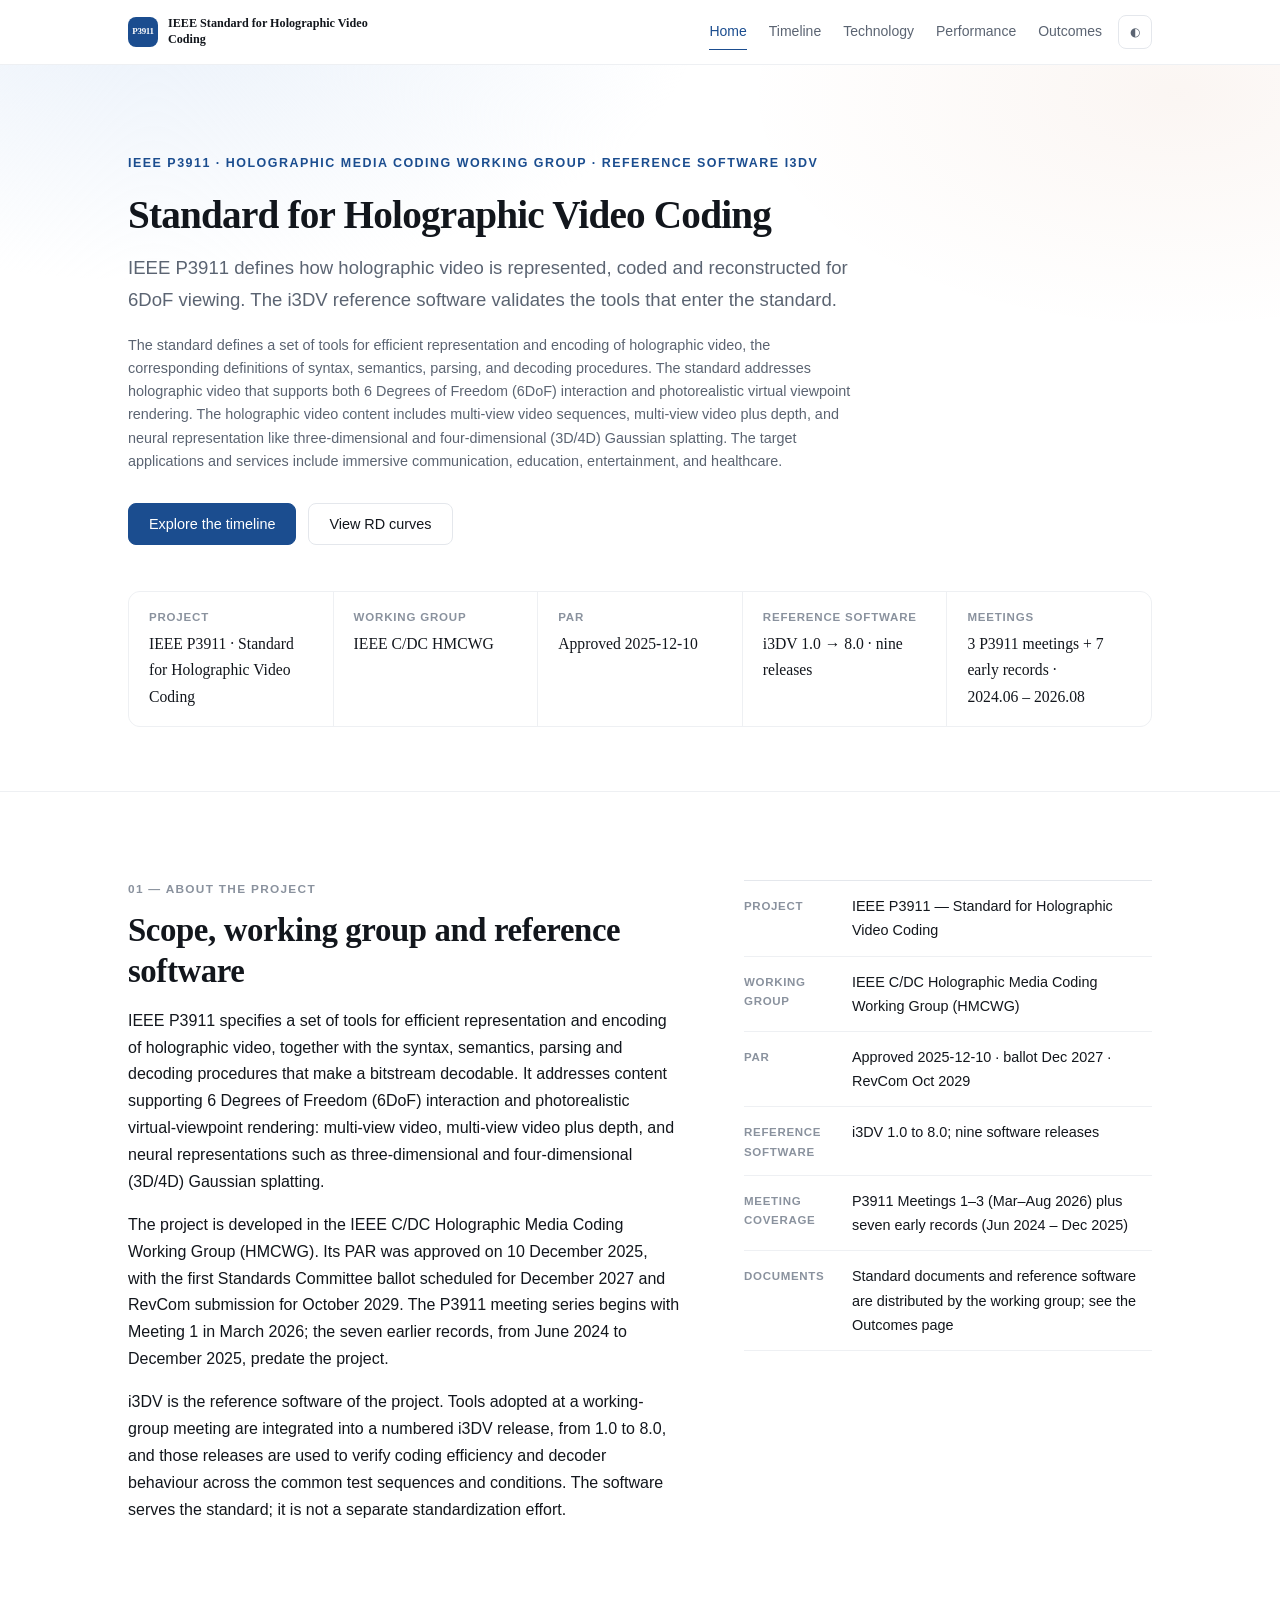
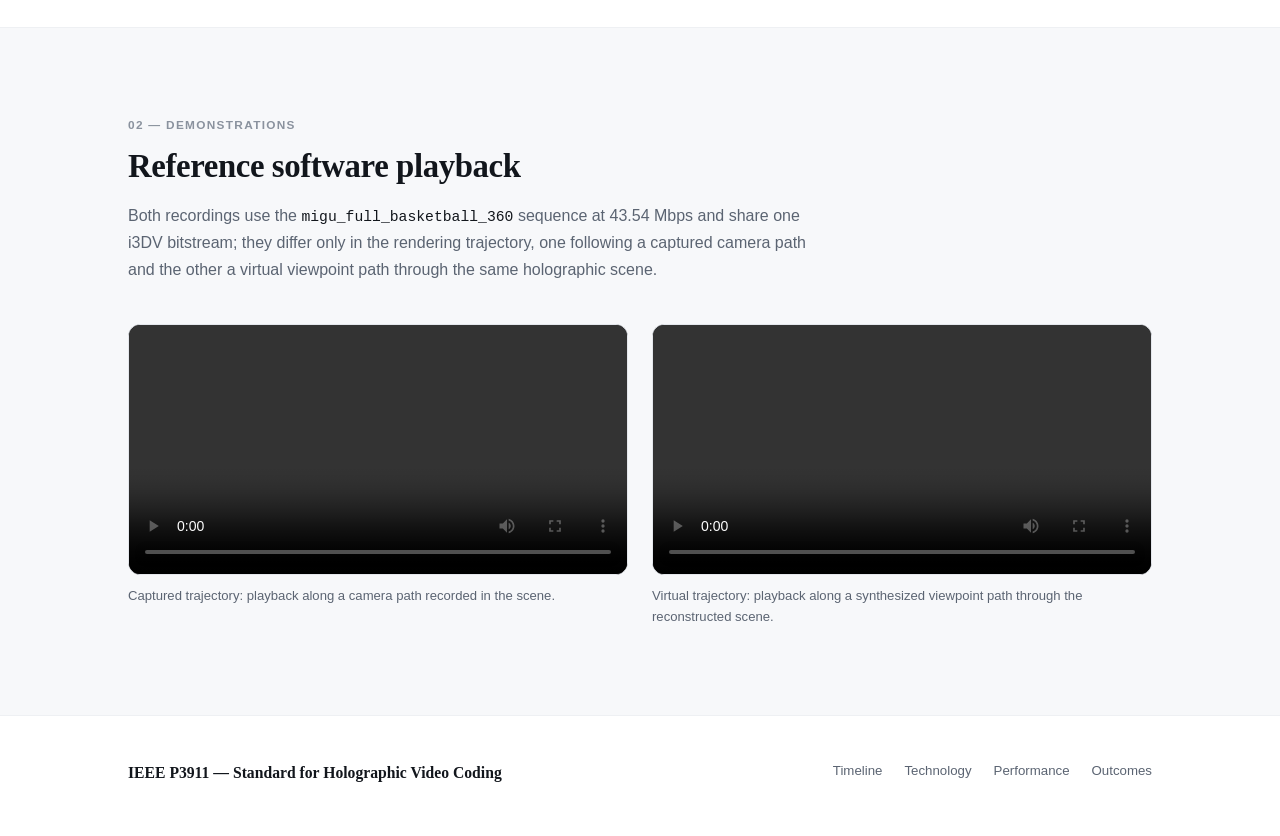
<file: index.html>
<!DOCTYPE html>
<html lang="en">
<head>
<meta charset="utf-8">
<meta name="viewport" content="width=device-width, initial-scale=1">
<title>IEEE P3911 — Standard for Holographic Video Coding</title>
<meta name="description" content="IEEE P3911, the Standard for Holographic Video Coding: project scope, working group, meeting record, coded toolset and the i3DV reference software.">
<meta property="og:title" content="IEEE P3911 — Standard for Holographic Video Coding">
<meta property="og:description" content="Project scope, meeting record, coding tools and the i3DV reference software of IEEE P3911, the Standard for Holographic Video Coding.">
<meta property="og:type" content="website">
<link rel="icon" href="data:image/svg+xml,%3Csvg xmlns='http://www.w3.org/2000/svg' viewBox='0 0 64 64'%3E%3Crect width='64' height='64' rx='14' fill='%231b4d8f'/%3E%3Ctext x='32' y='43' font-family='Georgia,serif' font-size='20' font-weight='700' fill='%23ffffff' text-anchor='middle'%3EP3911%3C/text%3E%3C/svg%3E">
<link rel="stylesheet" href="assets/style.css?v=20261106b">
</head>
<body data-page="home">
<header class="site-header">
  <div class="wrap header-inner">
    <a class="brand" href="index.html" title="IEEE P3911 — Standard for Holographic Video Coding" aria-label="IEEE P3911 home">
      <span class="brand-mark" aria-hidden="true">P3911</span>
      <span class="brand-text"><span class="brand-short">P3911</span><span class="brand-full">IEEE Standard for Holographic Video Coding</span></span>
    </a>
    <nav class="nav" aria-label="Primary">
      <a href="index.html" data-nav="home">Home</a>
      <a href="timeline.html" data-nav="timeline">Timeline</a>
      <a href="tech.html" data-nav="tech">Technology</a>
      <a href="performance.html" data-nav="performance">Performance</a>
      <a href="outcomes.html" data-nav="outcomes">Outcomes</a>
    </nav>
    <div class="header-actions">
      <button class="icon-btn" id="theme-toggle" type="button" aria-label="Toggle light and dark theme" title="Toggle light and dark theme">◐</button>
    </div>
  </div>
</header>

<main>
  <section class="hero">
    <div class="hero-bg" aria-hidden="true"></div>
    <div class="wrap hero-inner">
      <p class="eyebrow">IEEE P3911 · Holographic Media Coding Working Group · reference software i3DV</p>
      <h1 class="long">Standard for Holographic Video Coding</h1>
      <p class="lead">IEEE P3911 defines how holographic video is represented, coded and reconstructed for 6DoF viewing. The i3DV reference software validates the tools that enter the standard.</p>
      <p class="hero-scope">The standard defines a set of tools for efficient representation and encoding of holographic video, the corresponding definitions of syntax, semantics, parsing, and decoding procedures. The standard addresses holographic video that supports both 6 Degrees of Freedom (6DoF) interaction and photorealistic virtual viewpoint rendering. The holographic video content includes multi-view video sequences, multi-view video plus depth, and neural representation like three-dimensional and four-dimensional (3D/4D) Gaussian splatting. The target applications and services include immersive communication, education, entertainment, and healthcare.</p>
      <div class="hero-actions">
        <a class="btn btn-primary" href="timeline.html">Explore the timeline</a>
        <a class="btn btn-ghost" href="performance.html">View RD curves</a>
      </div>
      <dl class="hero-facts">
        <div><dt>Project</dt><dd>IEEE P3911 · Standard for Holographic Video Coding</dd></div>
        <div><dt>Working group</dt><dd>IEEE C/DC HMCWG</dd></div>
        <div><dt>PAR</dt><dd>Approved 2025-12-10</dd></div>
        <div><dt>Reference software</dt><dd>i3DV 1.0 → 8.0 · nine releases</dd></div>
        <div><dt>Meetings</dt><dd>3 P3911 meetings + 7 early records · <span class="date-range">2024.06 – 2026.08</span></dd></div>
      </dl>
    </div>
  </section>

  <section class="section">
    <div class="wrap">
      <div class="grid-2">
        <div class="reveal">
          <p class="section-kicker">01 — About the project</p>
          <h2>Scope, working group and reference software</h2>
          <p>IEEE P3911 specifies a set of tools for efficient representation and encoding of holographic video, together with the syntax, semantics, parsing and decoding procedures that make a bitstream decodable. It addresses content supporting 6 Degrees of Freedom (6DoF) interaction and photorealistic virtual-viewpoint rendering: multi-view video, multi-view video plus depth, and neural representations such as three-dimensional and four-dimensional (3D/4D) Gaussian splatting.</p>
          <p>The project is developed in the IEEE C/DC Holographic Media Coding Working Group (HMCWG). Its PAR was approved on 10 December 2025, with the first Standards Committee ballot scheduled for December 2027 and RevCom submission for October 2029. The P3911 meeting series begins with Meeting 1 in March 2026; the seven earlier records, from June 2024 to December 2025, predate the project.</p>
          <p>i3DV is the reference software of the project. Tools adopted at a working-group meeting are integrated into a numbered i3DV release, from 1.0 to 8.0, and those releases are used to verify coding efficiency and decoder behaviour across the common test sequences and conditions. The software serves the standard; it is not a separate standardization effort.</p>
        </div>
        <div class="reveal">
          <ul class="fact-list">
            <li><span class="fact-label">Project</span><span>IEEE P3911 — Standard for Holographic Video Coding</span></li>
            <li><span class="fact-label">Working group</span><span>IEEE C/DC Holographic Media Coding Working Group (HMCWG)</span></li>
            <li><span class="fact-label">PAR</span><span>Approved 2025-12-10 · ballot Dec 2027 · RevCom Oct 2029</span></li>
            <li><span class="fact-label">Reference software</span><span>i3DV 1.0 to 8.0; nine software releases</span></li>
            <li><span class="fact-label">Meeting coverage</span><span>P3911 Meetings 1–3 (Mar–Aug 2026) plus seven early records (Jun 2024 – Dec 2025)</span></li>
            <li><span class="fact-label">Documents</span><span>Standard documents and reference software are distributed by the working group; see the Outcomes page</span></li>
          </ul>
        </div>
      </div>
    </div>
  </section>

  <section class="section section-alt">
    <div class="wrap">
      <div class="reveal">
        <p class="section-kicker">02 — Demonstrations</p>
        <h2>Reference software playback</h2>
        <p class="section-sub">Both recordings use the <code>migu_full_basketball_360</code> sequence at 43.54 Mbps and share one i3DV bitstream; they differ only in the rendering trajectory, one following a captured camera path and the other a virtual viewpoint path through the same holographic scene.</p>
      </div>
      <div class="video-grid reveal">
        <figure class="video-item">
          <video controls preload="metadata" playsinline src="media/i3dv-captured-trajectory.mp4"></video>
          <figcaption>Captured trajectory: playback along a camera path recorded in the scene.</figcaption>
        </figure>
        <figure class="video-item">
          <video controls preload="metadata" playsinline src="media/i3dv-virtual-trajectory.mp4"></video>
          <figcaption>Virtual trajectory: playback along a synthesized viewpoint path through the reconstructed scene.</figcaption>
        </figure>
      </div>
    </div>
  </section>

</main>

<footer class="site-footer">
  <div class="wrap footer-inner">
    <div>
      <div class="footer-title">IEEE P3911 — Standard for Holographic Video Coding</div>
    </div>
    <div class="footer-links">
      <a href="timeline.html">Timeline</a>
      <a href="tech.html">Technology</a>
      <a href="performance.html">Performance</a>
      <a href="outcomes.html">Outcomes</a>
    </div>
  </div>
</footer>

<script src="assets/data.js?v=20261106b"></script>
<script src="assets/charts.js?v=20261106b"></script>
<script src="assets/app.js?v=20261106b"></script>
</body>
</html>
</file>
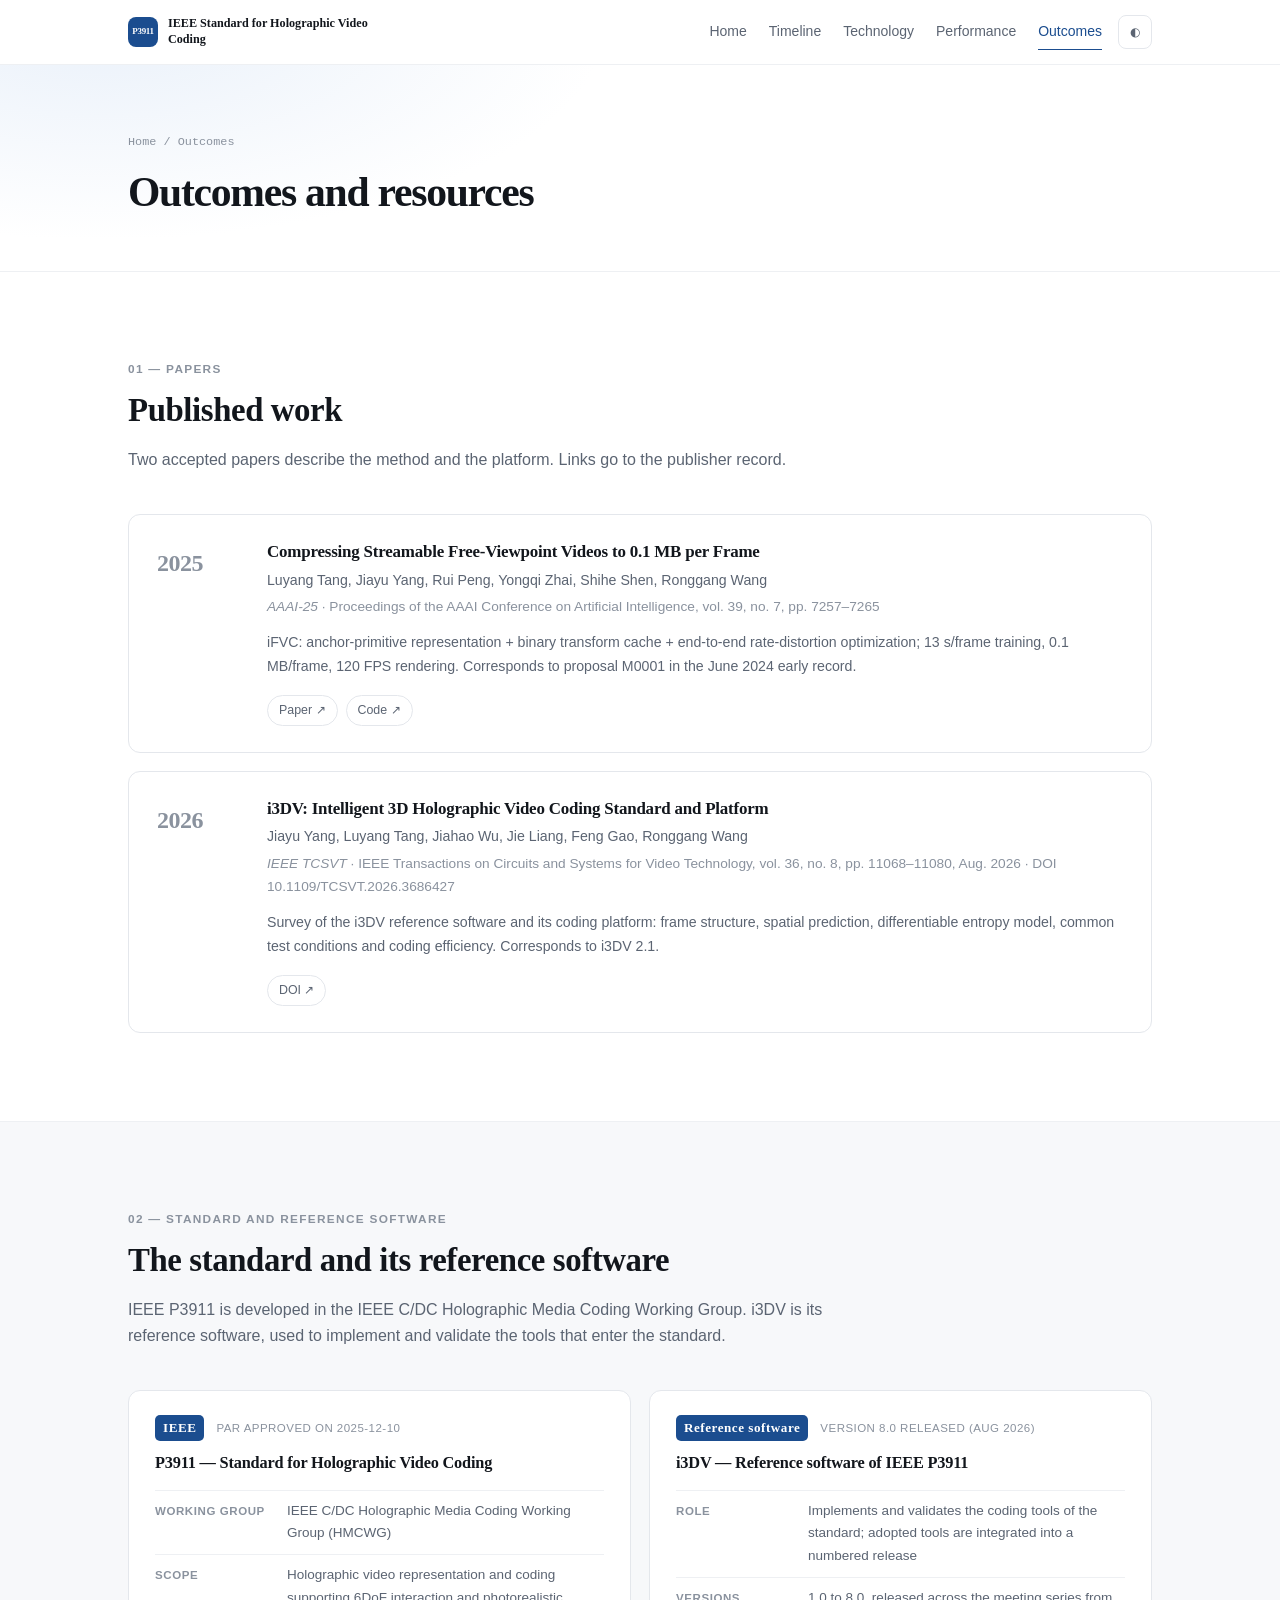
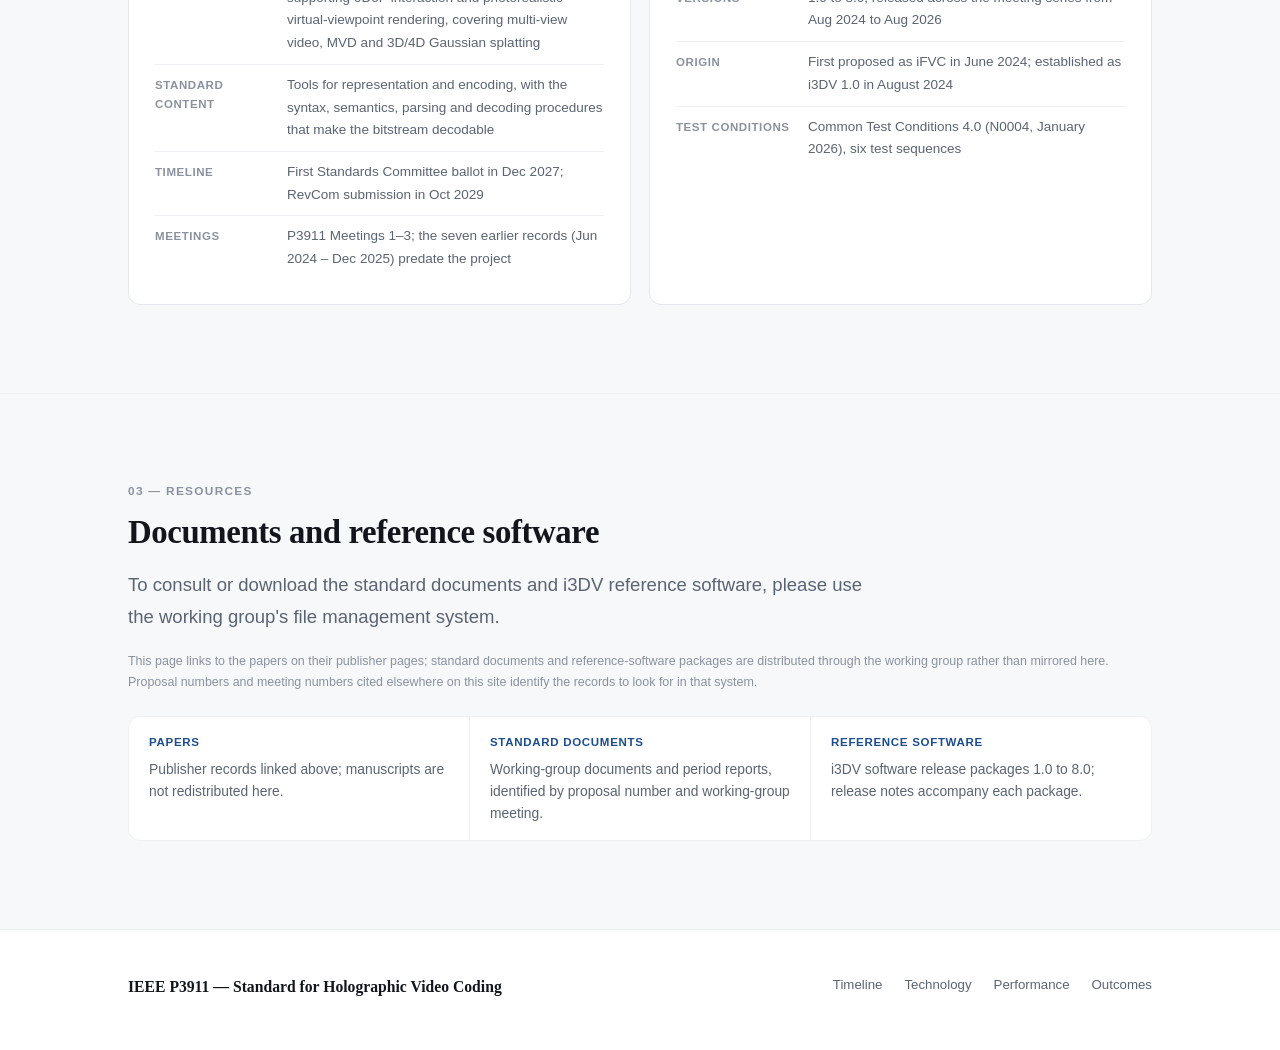
<file: outcomes.html>
<!DOCTYPE html>
<html lang="en">
<head>
<meta charset="utf-8">
<meta name="viewport" content="width=device-width, initial-scale=1">
<title>IEEE P3911 — Outcomes and Resources</title>
<meta name="description" content="Papers, the IEEE P3911 standard project and guidance on obtaining the standard documents and i3DV reference software through the working group.">
<meta property="og:title" content="IEEE P3911 — Outcomes and Resources">
<meta property="og:description" content="Papers, the standard project and the reference software of IEEE P3911.">
<meta property="og:type" content="website">
<link rel="icon" href="data:image/svg+xml,%3Csvg xmlns='http://www.w3.org/2000/svg' viewBox='0 0 64 64'%3E%3Crect width='64' height='64' rx='14' fill='%231b4d8f'/%3E%3Ctext x='32' y='43' font-family='Georgia,serif' font-size='20' font-weight='700' fill='%23ffffff' text-anchor='middle'%3EP3911%3C/text%3E%3C/svg%3E">
<link rel="stylesheet" href="assets/style.css?v=20261106b">
</head>
<body data-page="outcomes">
<header class="site-header">
  <div class="wrap header-inner">
    <a class="brand" href="index.html" title="IEEE P3911 — Standard for Holographic Video Coding" aria-label="IEEE P3911 home">
      <span class="brand-mark" aria-hidden="true">P3911</span>
      <span class="brand-text"><span class="brand-short">P3911</span><span class="brand-full">IEEE Standard for Holographic Video Coding</span></span>
    </a>
    <nav class="nav" aria-label="Primary">
      <a href="index.html" data-nav="home">Home</a>
      <a href="timeline.html" data-nav="timeline">Timeline</a>
      <a href="tech.html" data-nav="tech">Technology</a>
      <a href="performance.html" data-nav="performance">Performance</a>
      <a href="outcomes.html" data-nav="outcomes">Outcomes</a>
    </nav>
    <div class="header-actions">
      <button class="icon-btn" id="theme-toggle" type="button" aria-label="Toggle light and dark theme" title="Toggle light and dark theme">◐</button>
    </div>
  </div>
</header>

<main>
  <section class="page-hero">
    <div class="wrap">
      <div class="crumbs"><a href="index.html">Home</a> / Outcomes</div>
      <h1>Outcomes and resources</h1>
    </div>
  </section>

  <section class="section">
    <div class="wrap">
      <div class="reveal">
        <p class="section-kicker">01 — Papers</p>
        <h2>Published work</h2>
        <p class="section-sub">Two accepted papers describe the method and the platform. Links go to the publisher record.</p>
      </div>
      <div class="papers reveal" id="papers"></div>
    </div>
  </section>

  <section class="section section-alt">
    <div class="wrap">
      <div class="reveal">
        <p class="section-kicker">02 — Standard and reference software</p>
        <h2>The standard and its reference software</h2>
        <p class="section-sub">IEEE P3911 is developed in the IEEE C/DC Holographic Media Coding Working Group. i3DV is its reference software, used to implement and validate the tools that enter the standard.</p>
      </div>
      <div class="spec-grid reveal" id="standards"></div>
    </div>
  </section>

  <section class="section section-alt">
    <div class="wrap">
      <div class="reveal">
        <p class="section-kicker">03 — Resources</p>
        <h2>Documents and reference software</h2>
        <p class="lead">To consult or download the standard documents and i3DV reference software, please use the working group's file management system.</p>
        <p class="chart-note">This page links to the papers on their publisher pages; standard documents and reference-software packages are distributed through the working group rather than mirrored here. Proposal numbers and meeting numbers cited elsewhere on this site identify the records to look for in that system.</p>
      </div>
      <div class="results-notes reveal">
        <div class="note-item"><span class="note-k">Papers</span><span class="note-v">Publisher records linked above; manuscripts are not redistributed here.</span></div>
        <div class="note-item"><span class="note-k">Standard documents</span><span class="note-v">Working-group documents and period reports, identified by proposal number and working-group meeting.</span></div>
        <div class="note-item"><span class="note-k">Reference software</span><span class="note-v">i3DV software release packages 1.0 to 8.0; release notes accompany each package.</span></div>
      </div>
    </div>
  </section>
</main>

<footer class="site-footer">
  <div class="wrap footer-inner">
    <div>
      <div class="footer-title">IEEE P3911 — Standard for Holographic Video Coding</div>
    </div>
    <div class="footer-links">
      <a href="timeline.html">Timeline</a>
      <a href="tech.html">Technology</a>
      <a href="performance.html">Performance</a>
      <a href="outcomes.html">Outcomes</a>
    </div>
  </div>
</footer>

<script src="assets/data.js?v=20261106b"></script>
<script src="assets/charts.js?v=20261106b"></script>
<script src="assets/app.js?v=20261106b"></script>
</body>
</html>
</file>
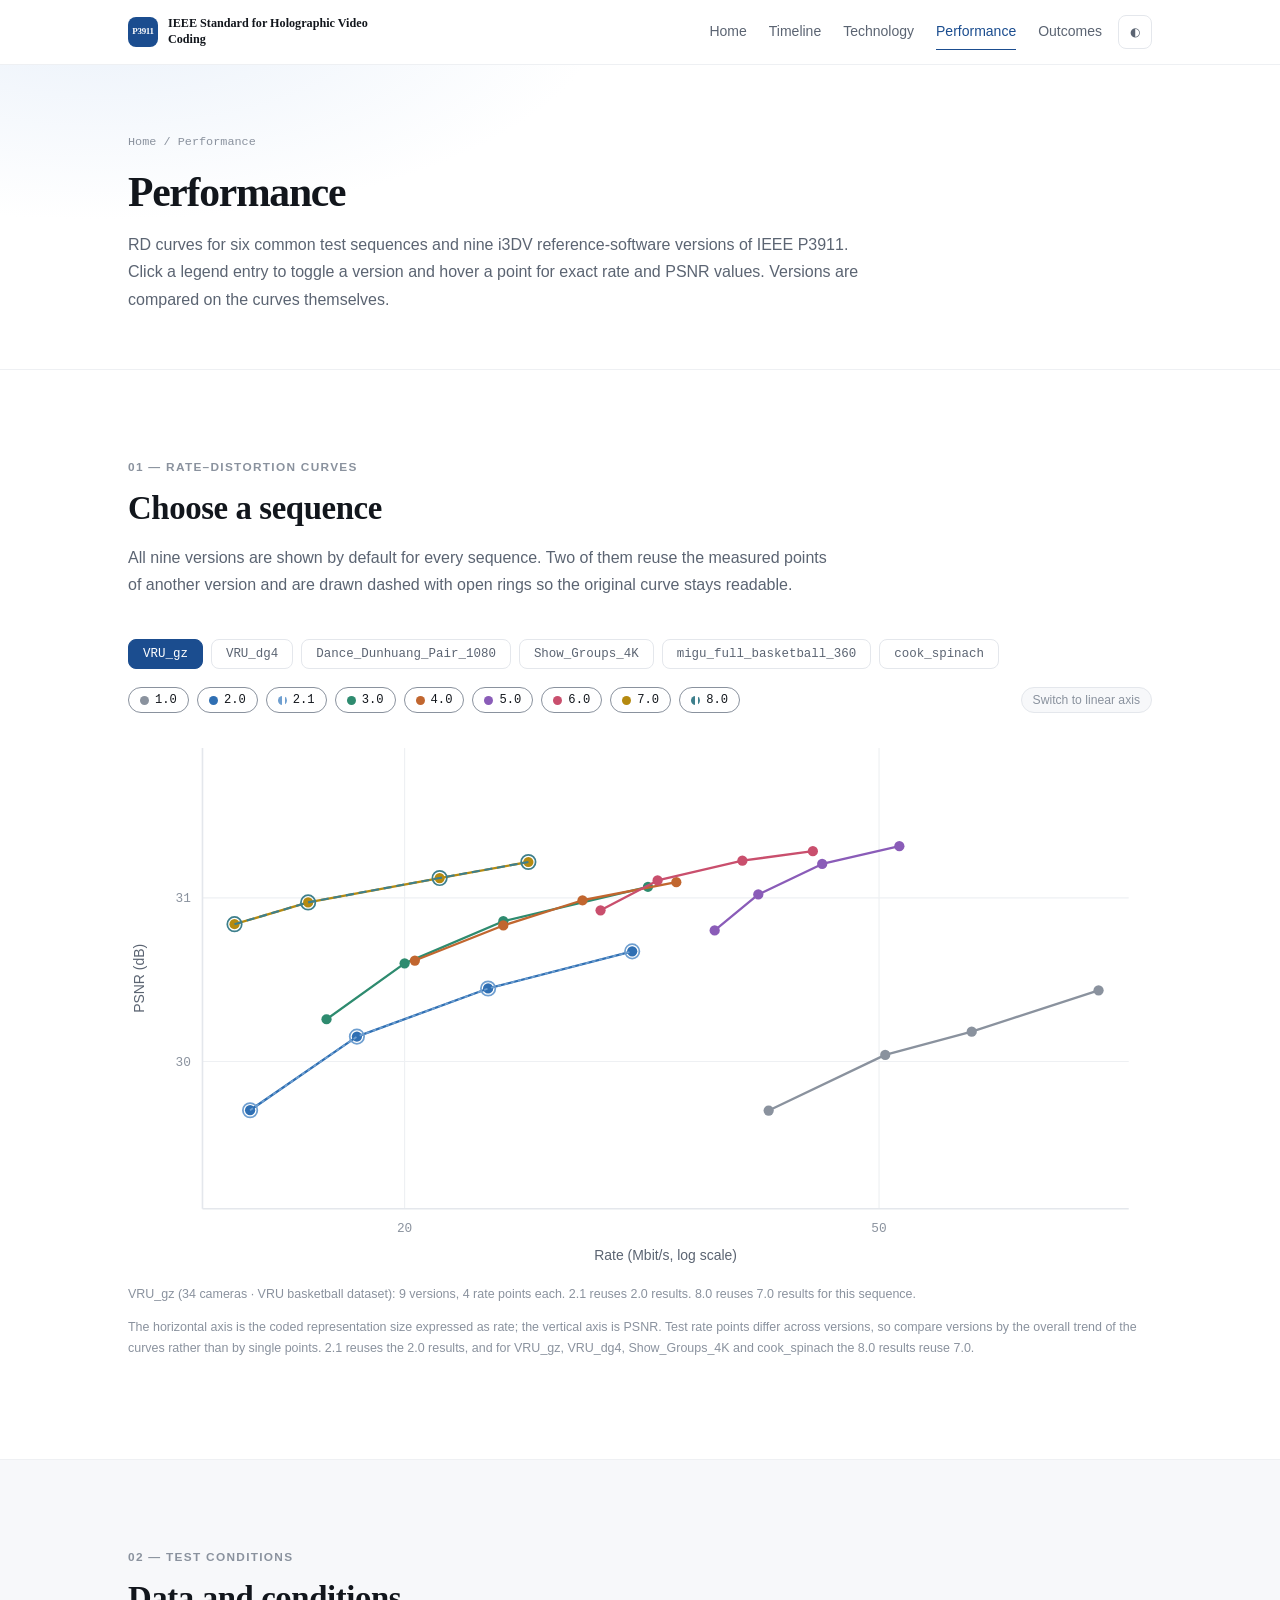
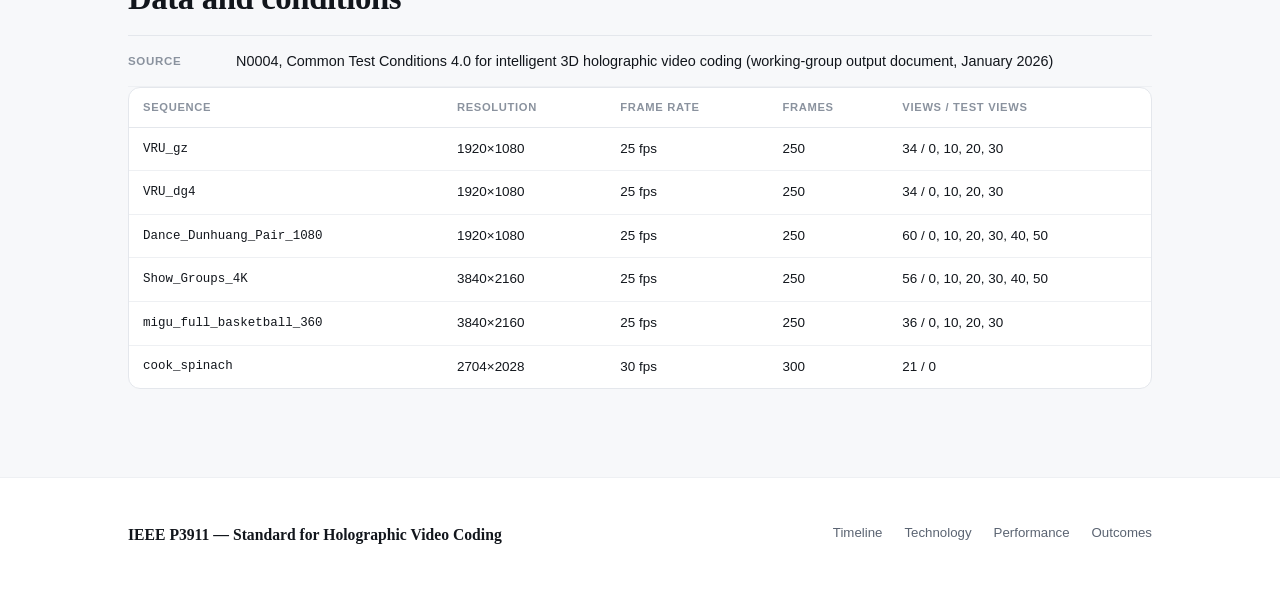
<file: performance.html>
<!DOCTYPE html>
<html lang="en">
<head>
<meta charset="utf-8">
<meta name="viewport" content="width=device-width, initial-scale=1">
<title>IEEE P3911 — Performance</title>
<meta name="description" content="Interactive rate-distortion curves for every i3DV reference-software version of IEEE P3911, six common test sequences and the test conditions behind each point.">
<meta property="og:title" content="IEEE P3911 — Performance">
<meta property="og:description" content="Interactive rate-distortion curves for six test sequences and nine i3DV reference-software versions of IEEE P3911.">
<meta property="og:type" content="website">
<link rel="icon" href="data:image/svg+xml,%3Csvg xmlns='http://www.w3.org/2000/svg' viewBox='0 0 64 64'%3E%3Crect width='64' height='64' rx='14' fill='%231b4d8f'/%3E%3Ctext x='32' y='43' font-family='Georgia,serif' font-size='20' font-weight='700' fill='%23ffffff' text-anchor='middle'%3EP3911%3C/text%3E%3C/svg%3E">
<link rel="stylesheet" href="assets/style.css?v=20261106b">
</head>
<body data-page="performance">
<header class="site-header">
  <div class="wrap header-inner">
    <a class="brand" href="index.html" title="IEEE P3911 — Standard for Holographic Video Coding" aria-label="IEEE P3911 home">
      <span class="brand-mark" aria-hidden="true">P3911</span>
      <span class="brand-text"><span class="brand-short">P3911</span><span class="brand-full">IEEE Standard for Holographic Video Coding</span></span>
    </a>
    <nav class="nav" aria-label="Primary">
      <a href="index.html" data-nav="home">Home</a>
      <a href="timeline.html" data-nav="timeline">Timeline</a>
      <a href="tech.html" data-nav="tech">Technology</a>
      <a href="performance.html" data-nav="performance">Performance</a>
      <a href="outcomes.html" data-nav="outcomes">Outcomes</a>
    </nav>
    <div class="header-actions">
      <button class="icon-btn" id="theme-toggle" type="button" aria-label="Toggle light and dark theme" title="Toggle light and dark theme">◐</button>
    </div>
  </div>
</header>

<main>
  <section class="page-hero">
    <div class="wrap">
      <div class="crumbs"><a href="index.html">Home</a> / Performance</div>
      <h1>Performance</h1>
      <p class="lead">RD curves for six common test sequences and nine i3DV reference-software versions of IEEE P3911. Click a legend entry to toggle a version and hover a point for exact rate and PSNR values. Versions are compared on the curves themselves.</p>
    </div>
  </section>

  <section class="section">
    <div class="wrap">
      <div class="reveal">
        <p class="section-kicker">01 — Rate–distortion curves</p>
        <h2>Choose a sequence</h2>
        <p class="section-sub">All nine versions are shown by default for every sequence. Two of them reuse the measured points of another version and are drawn dashed with open rings so the original curve stays readable.</p>
        <div class="seg-tabs" id="seq-tabs" role="group" aria-label="Test sequence"></div>
      </div>
      <div id="rd-chart" class="chart-host reveal" role="img" aria-label="Rate–distortion curves for the selected i3DV test sequence"></div>
      <p class="chart-note" id="rd-caption"></p>
      <p class="chart-note">The horizontal axis is the coded representation size expressed as rate; the vertical axis is PSNR. Test rate points differ across versions, so compare versions by the overall trend of the curves rather than by single points. 2.1 reuses the 2.0 results, and for VRU_gz, VRU_dg4, Show_Groups_4K and cook_spinach the 8.0 results reuse 7.0.</p>
    </div>
  </section>

  <section class="section section-alt">
    <div class="wrap">
      <div class="reveal">
        <p class="section-kicker">02 — Test conditions</p>
        <h2>Data and conditions</h2>
        <ul class="fact-list">
          <li><span class="fact-label">Source</span><span>N0004, Common Test Conditions 4.0 for intelligent 3D holographic video coding (working-group output document, January 2026)</span></li>
        </ul>
      </div>
      <div class="table-wrap ct-wrap reveal">
        <table class="ct-table">
          <thead>
            <tr>
              <th>Sequence</th>
              <th>Resolution</th>
              <th>Frame rate</th>
              <th>Frames</th>
              <th>Views / test views</th>
            </tr>
          </thead>
          <tbody>
            <tr>
              <td>VRU_gz</td><td>1920×1080</td><td>25 fps</td><td>250</td><td>34 / 0, 10, 20, 30</td>
            </tr>
            <tr>
              <td>VRU_dg4</td><td>1920×1080</td><td>25 fps</td><td>250</td><td>34 / 0, 10, 20, 30</td>
            </tr>
            <tr>
              <td>Dance_Dunhuang_Pair_1080</td><td>1920×1080</td><td>25 fps</td><td>250</td><td>60 / 0, 10, 20, 30, 40, 50</td>
            </tr>
            <tr>
              <td>Show_Groups_4K</td><td>3840×2160</td><td>25 fps</td><td>250</td><td>56 / 0, 10, 20, 30, 40, 50</td>
            </tr>
            <tr>
              <td>migu_full_basketball_360</td><td>3840×2160</td><td>25 fps</td><td>250</td><td>36 / 0, 10, 20, 30</td>
            </tr>
            <tr>
              <td>cook_spinach</td><td>2704×2028</td><td>30 fps</td><td>300</td><td>21 / 0</td>
            </tr>
          </tbody>
        </table>
      </div>
    </div>
  </section>
</main>

<footer class="site-footer">
  <div class="wrap footer-inner">
    <div>
      <div class="footer-title">IEEE P3911 — Standard for Holographic Video Coding</div>
    </div>
    <div class="footer-links">
      <a href="timeline.html">Timeline</a>
      <a href="tech.html">Technology</a>
      <a href="performance.html">Performance</a>
      <a href="outcomes.html">Outcomes</a>
    </div>
  </div>
</footer>

<script src="assets/data.js?v=20261106b"></script>
<script src="assets/charts.js?v=20261106b"></script>
<script src="assets/app.js?v=20261106b"></script>
</body>
</html>
</file>
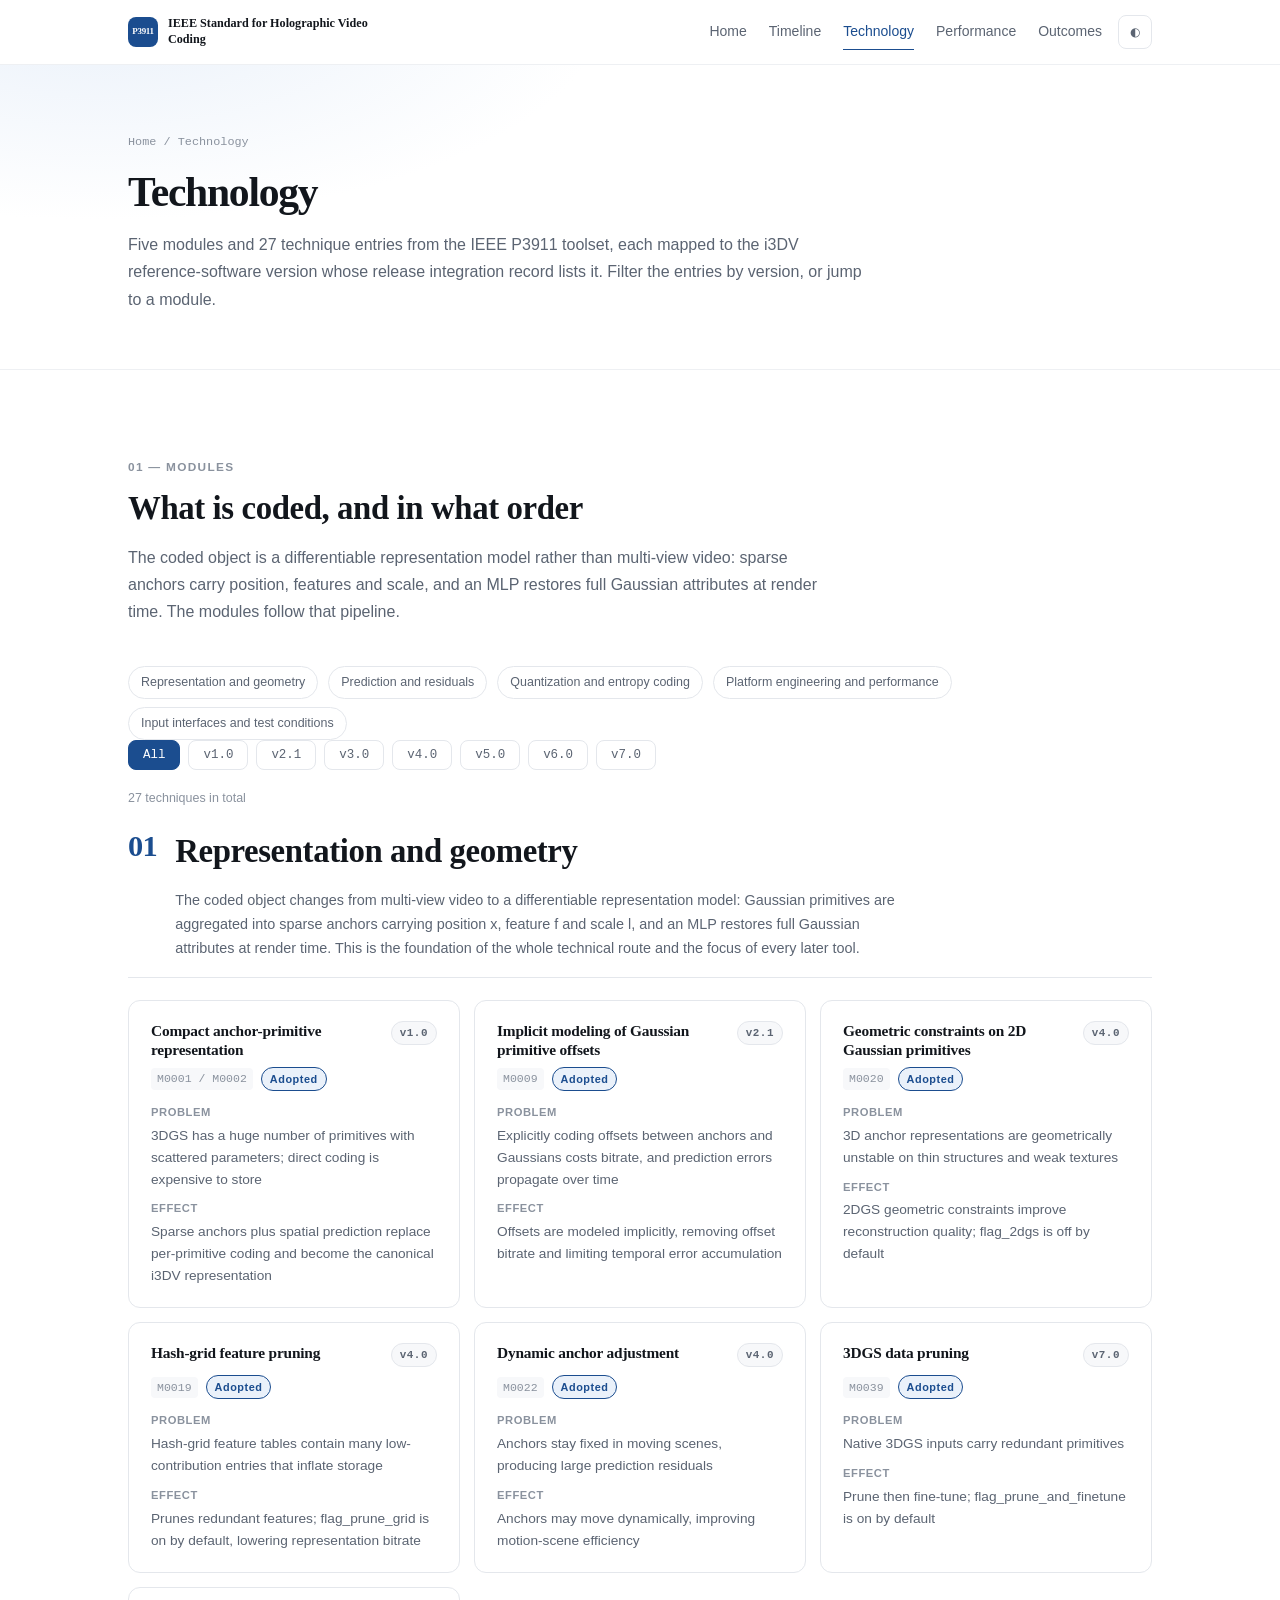
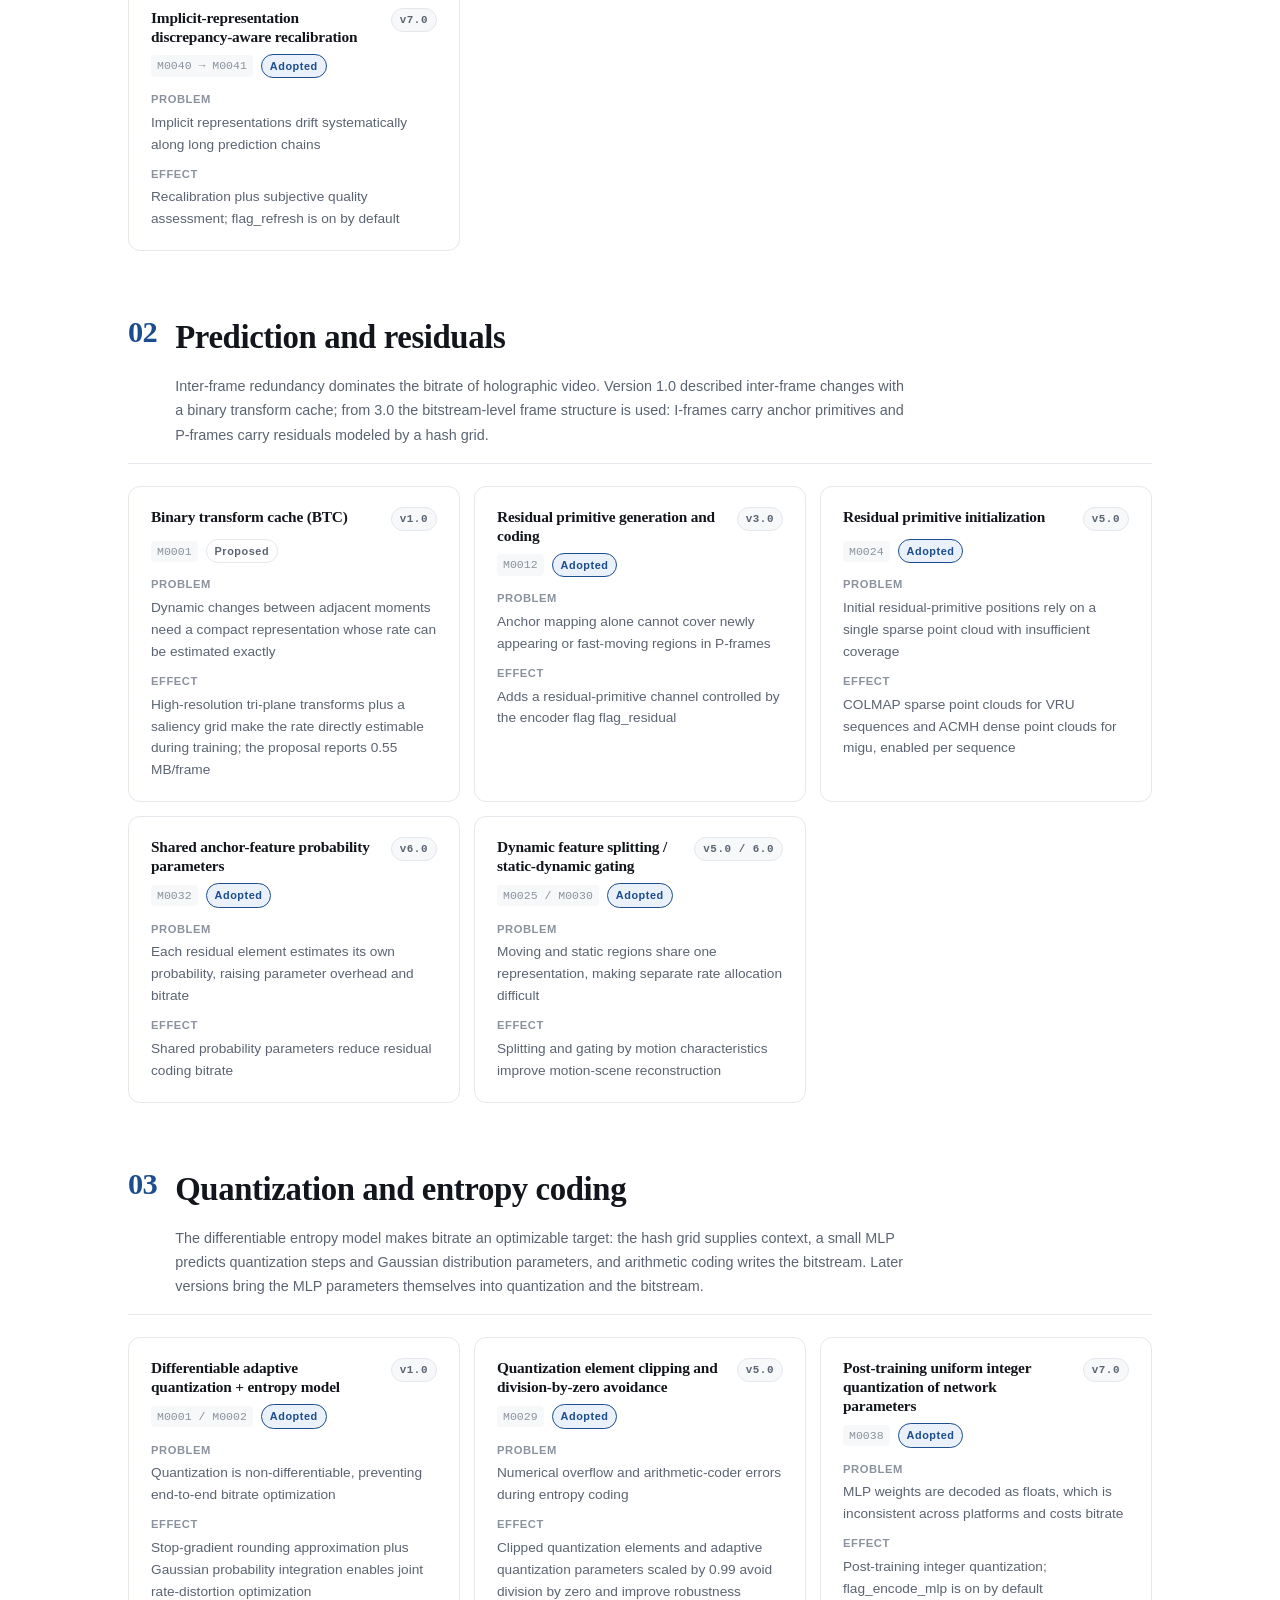
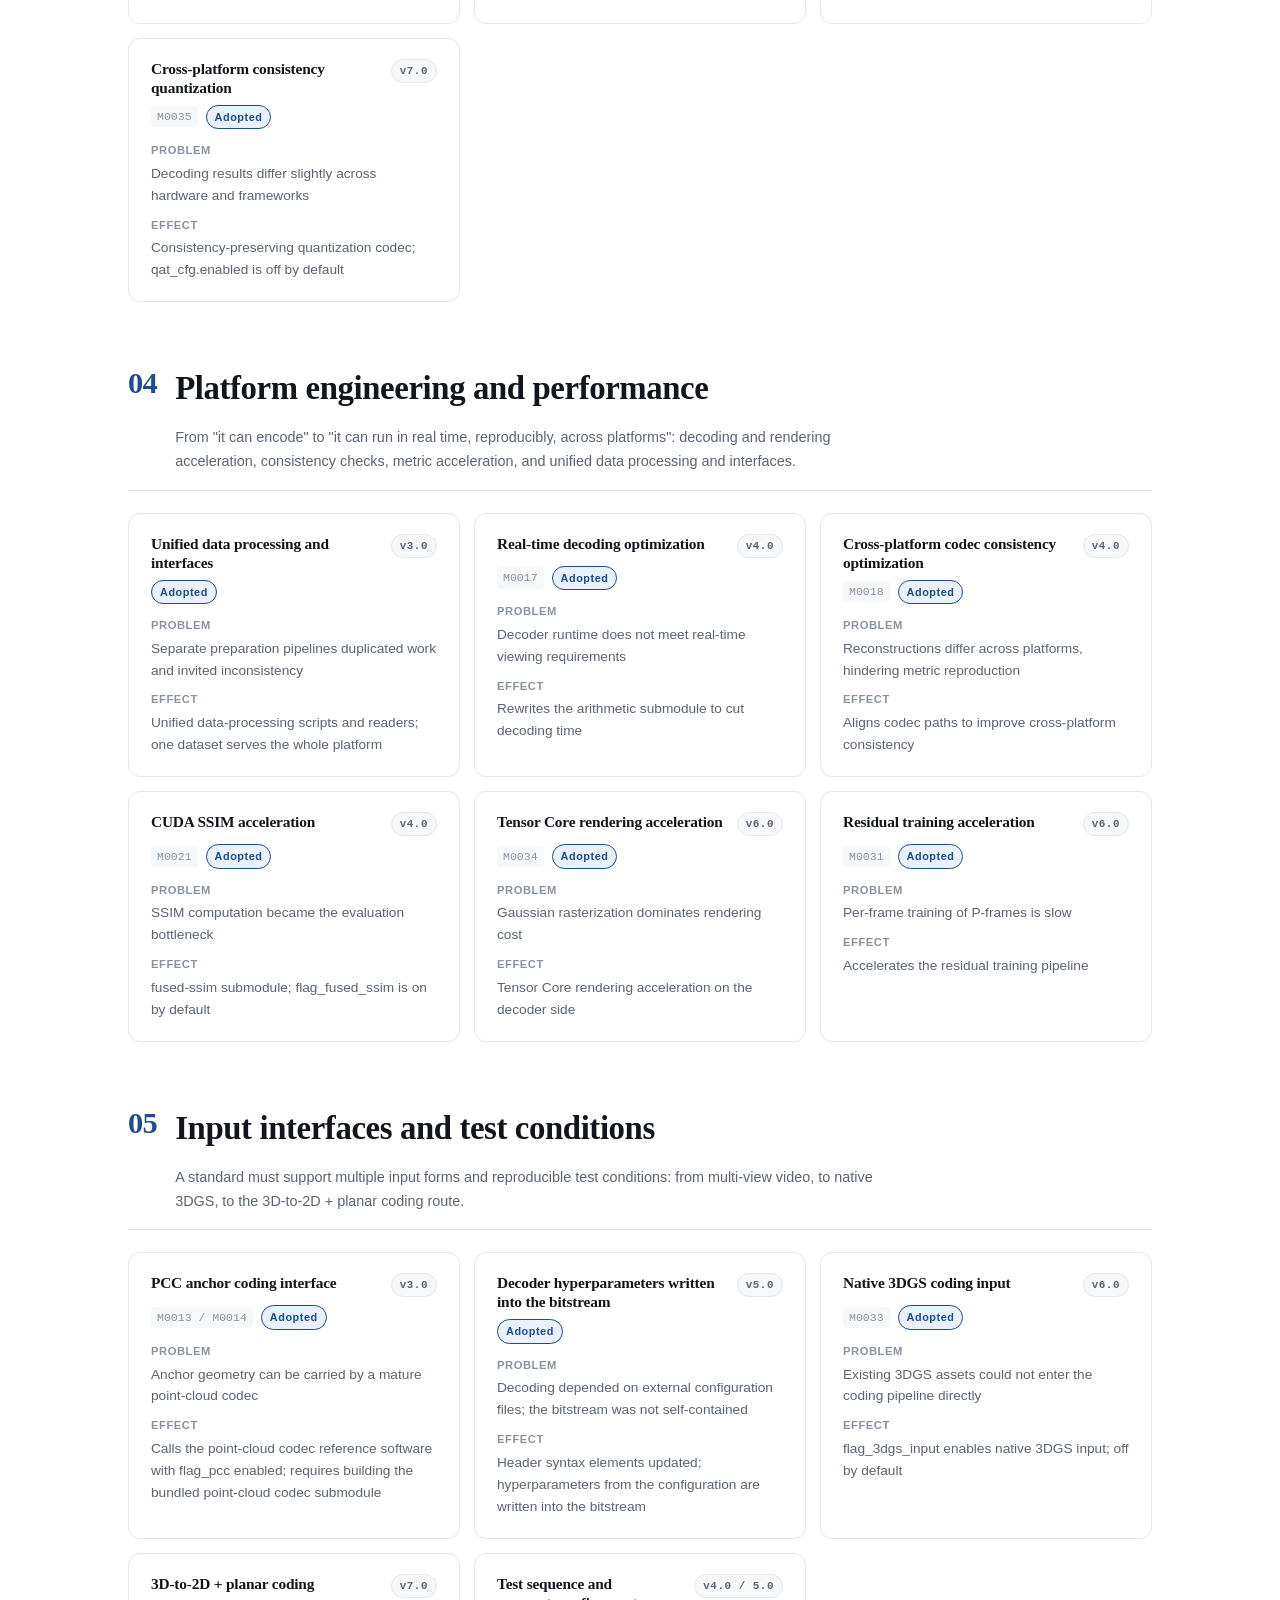
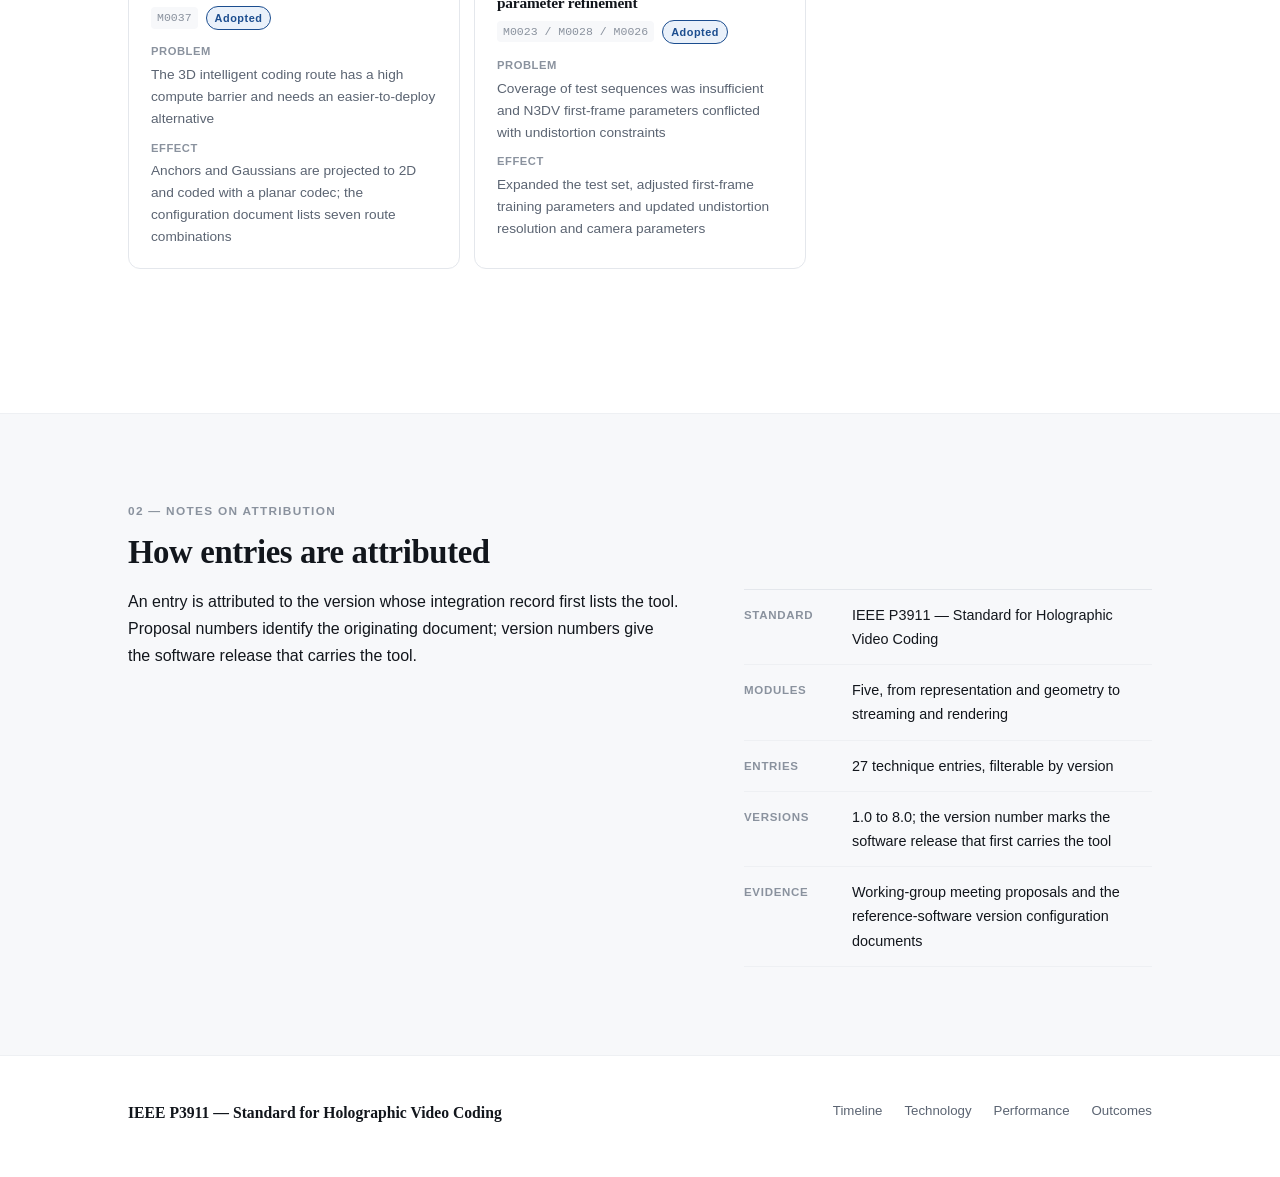
<file: tech.html>
<!DOCTYPE html>
<html lang="en">
<head>
<meta charset="utf-8">
<meta name="viewport" content="width=device-width, initial-scale=1">
<title>IEEE P3911 — Technology</title>
<meta name="description" content="The coding technology of IEEE P3911 in five modules and 27 technique entries, from anchor-primitive representation to streaming and rendering, each mapped to its i3DV reference-software version.">
<meta property="og:title" content="IEEE P3911 — Technology">
<meta property="og:description" content="Five modules and 27 technique entries of the IEEE P3911 toolset, mapped to the i3DV release that introduced each.">
<meta property="og:type" content="website">
<link rel="icon" href="data:image/svg+xml,%3Csvg xmlns='http://www.w3.org/2000/svg' viewBox='0 0 64 64'%3E%3Crect width='64' height='64' rx='14' fill='%231b4d8f'/%3E%3Ctext x='32' y='43' font-family='Georgia,serif' font-size='20' font-weight='700' fill='%23ffffff' text-anchor='middle'%3EP3911%3C/text%3E%3C/svg%3E">
<link rel="stylesheet" href="assets/style.css?v=20261106b">
</head>
<body data-page="tech">
<header class="site-header">
  <div class="wrap header-inner">
    <a class="brand" href="index.html" title="IEEE P3911 — Standard for Holographic Video Coding" aria-label="IEEE P3911 home">
      <span class="brand-mark" aria-hidden="true">P3911</span>
      <span class="brand-text"><span class="brand-short">P3911</span><span class="brand-full">IEEE Standard for Holographic Video Coding</span></span>
    </a>
    <nav class="nav" aria-label="Primary">
      <a href="index.html" data-nav="home">Home</a>
      <a href="timeline.html" data-nav="timeline">Timeline</a>
      <a href="tech.html" data-nav="tech">Technology</a>
      <a href="performance.html" data-nav="performance">Performance</a>
      <a href="outcomes.html" data-nav="outcomes">Outcomes</a>
    </nav>
    <div class="header-actions">
      <button class="icon-btn" id="theme-toggle" type="button" aria-label="Toggle light and dark theme" title="Toggle light and dark theme">◐</button>
    </div>
  </div>
</header>

<main>
  <section class="page-hero">
    <div class="wrap">
      <div class="crumbs"><a href="index.html">Home</a> / Technology</div>
      <h1>Technology</h1>
      <p class="lead">Five modules and 27 technique entries from the IEEE P3911 toolset, each mapped to the i3DV reference-software version whose release integration record lists it. Filter the entries by version, or jump to a module.</p>
    </div>
  </section>

  <section class="section">
    <div class="wrap">
      <div class="reveal">
        <p class="section-kicker">01 — Modules</p>
        <h2>What is coded, and in what order</h2>
        <p class="section-sub">The coded object is a differentiable representation model rather than multi-view video: sparse anchors carry position, features and scale, and an MLP restores full Gaussian attributes at render time. The modules follow that pipeline.</p>
        <div class="pill-row" id="module-nav"></div>
        <div class="seg-tabs" id="tech-filter" role="group" aria-label="Filter technique entries by version"></div>
        <p class="chart-note" id="tech-count">—</p>
      </div>
      <div id="modules"></div>
    </div>
  </section>

  <section class="section section-alt">
    <div class="wrap">
      <div class="reveal">
        <p class="section-kicker">02 — Notes on attribution</p>
        <h2>How entries are attributed</h2>
      </div>
      <div class="grid-2 reveal">
        <div>
          <p>An entry is attributed to the version whose integration record first lists the tool. Proposal numbers identify the originating document; version numbers give the software release that carries the tool.</p>
        </div>
        <div>
          <ul class="fact-list">
            <li><span class="fact-label">Standard</span><span>IEEE P3911 — Standard for Holographic Video Coding</span></li>
            <li><span class="fact-label">Modules</span><span>Five, from representation and geometry to streaming and rendering</span></li>
            <li><span class="fact-label">Entries</span><span>27 technique entries, filterable by version</span></li>
            <li><span class="fact-label">Versions</span><span>1.0 to 8.0; the version number marks the software release that first carries the tool</span></li>
            <li><span class="fact-label">Evidence</span><span>Working-group meeting proposals and the reference-software version configuration documents</span></li>
          </ul>
        </div>
      </div>
    </div>
  </section>
</main>

<footer class="site-footer">
  <div class="wrap footer-inner">
    <div>
      <div class="footer-title">IEEE P3911 — Standard for Holographic Video Coding</div>
    </div>
    <div class="footer-links">
      <a href="timeline.html">Timeline</a>
      <a href="tech.html">Technology</a>
      <a href="performance.html">Performance</a>
      <a href="outcomes.html">Outcomes</a>
    </div>
  </div>
</footer>

<script src="assets/data.js?v=20261106b"></script>
<script src="assets/charts.js?v=20261106b"></script>
<script src="assets/app.js?v=20261106b"></script>
</body>
</html>
</file>
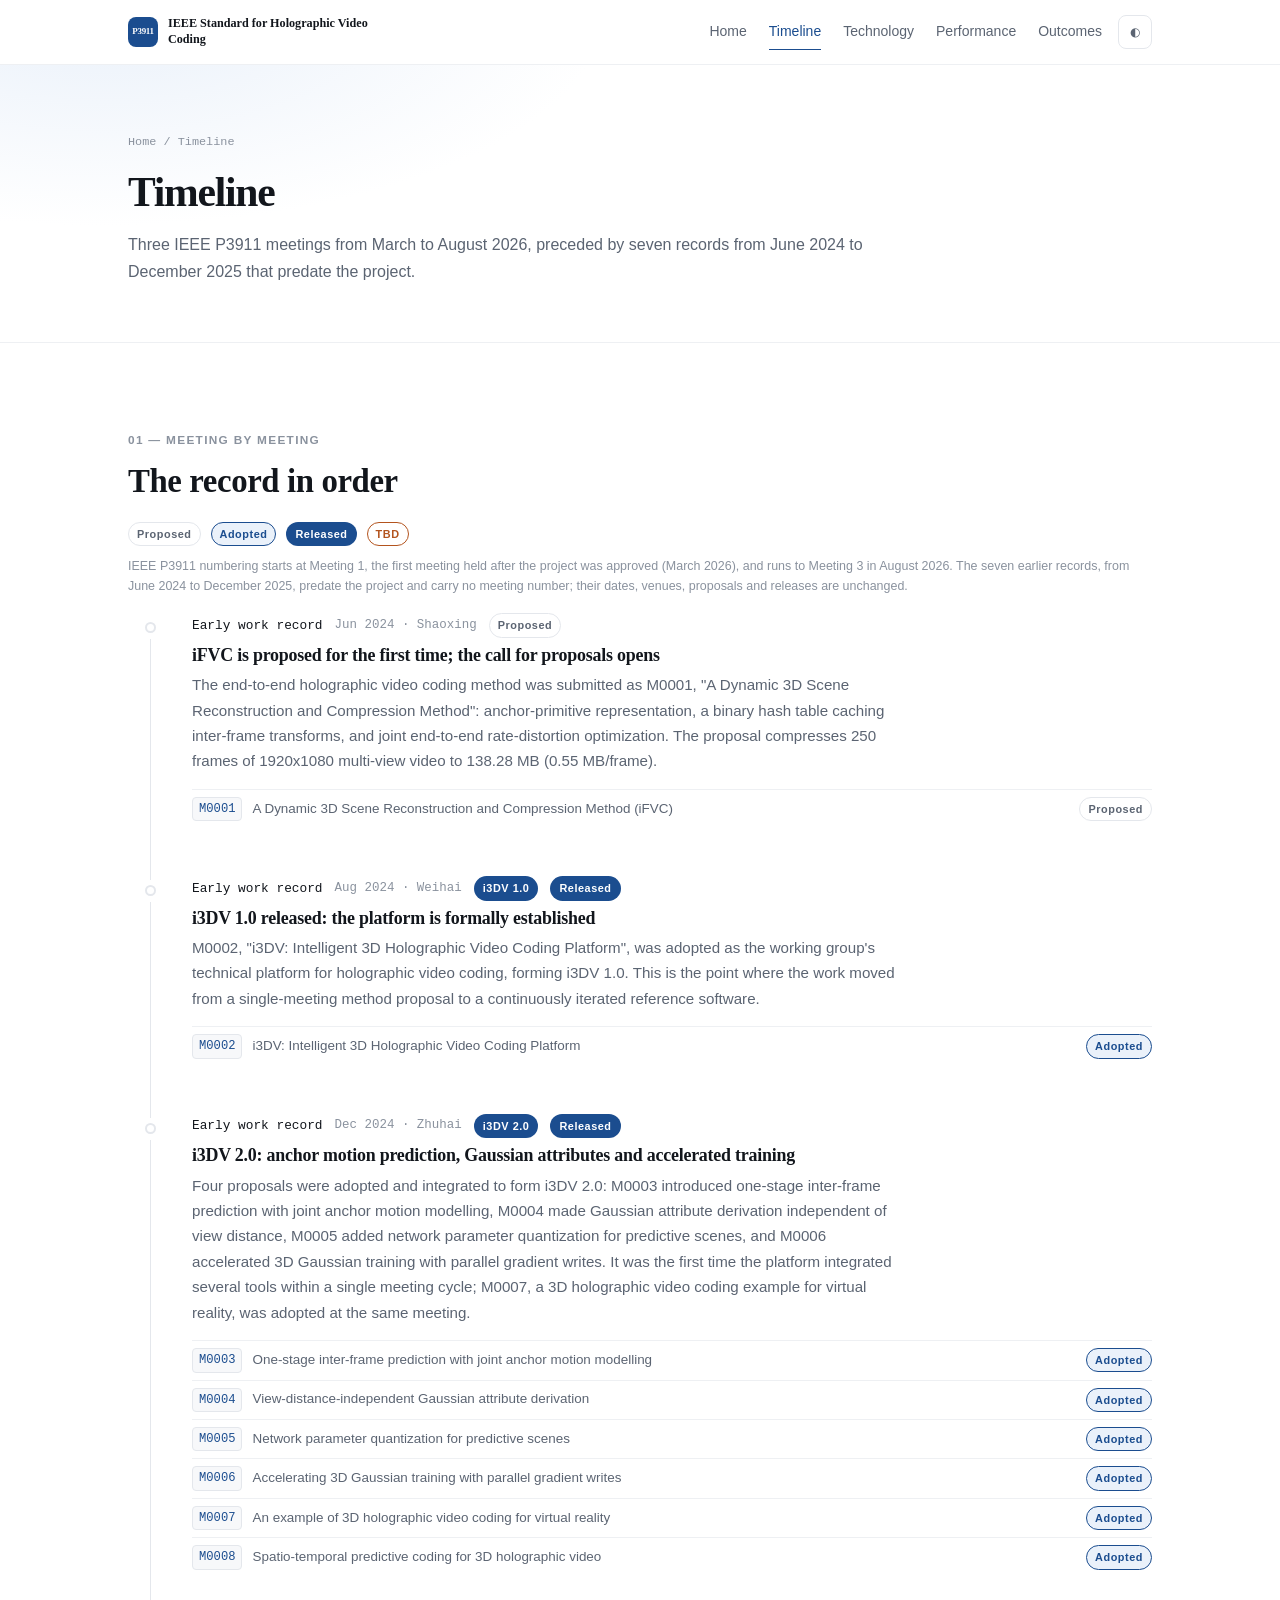
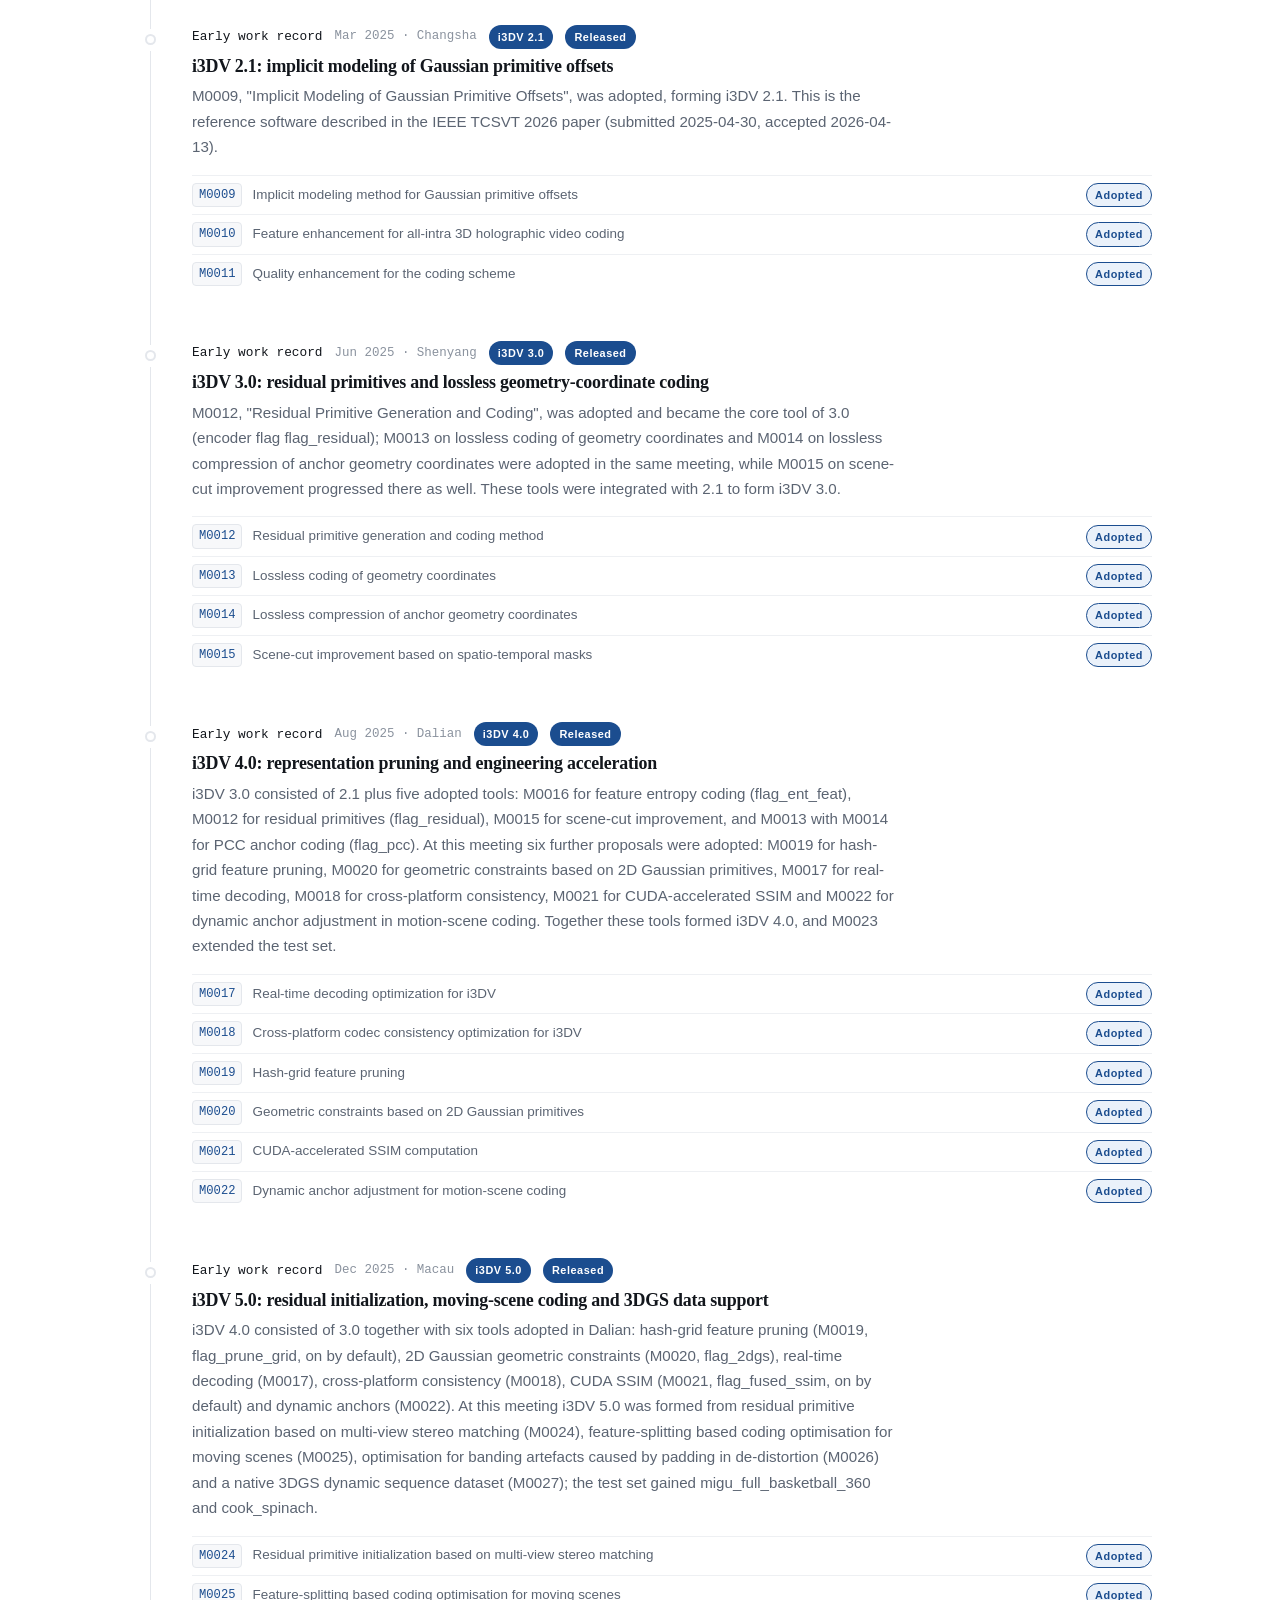
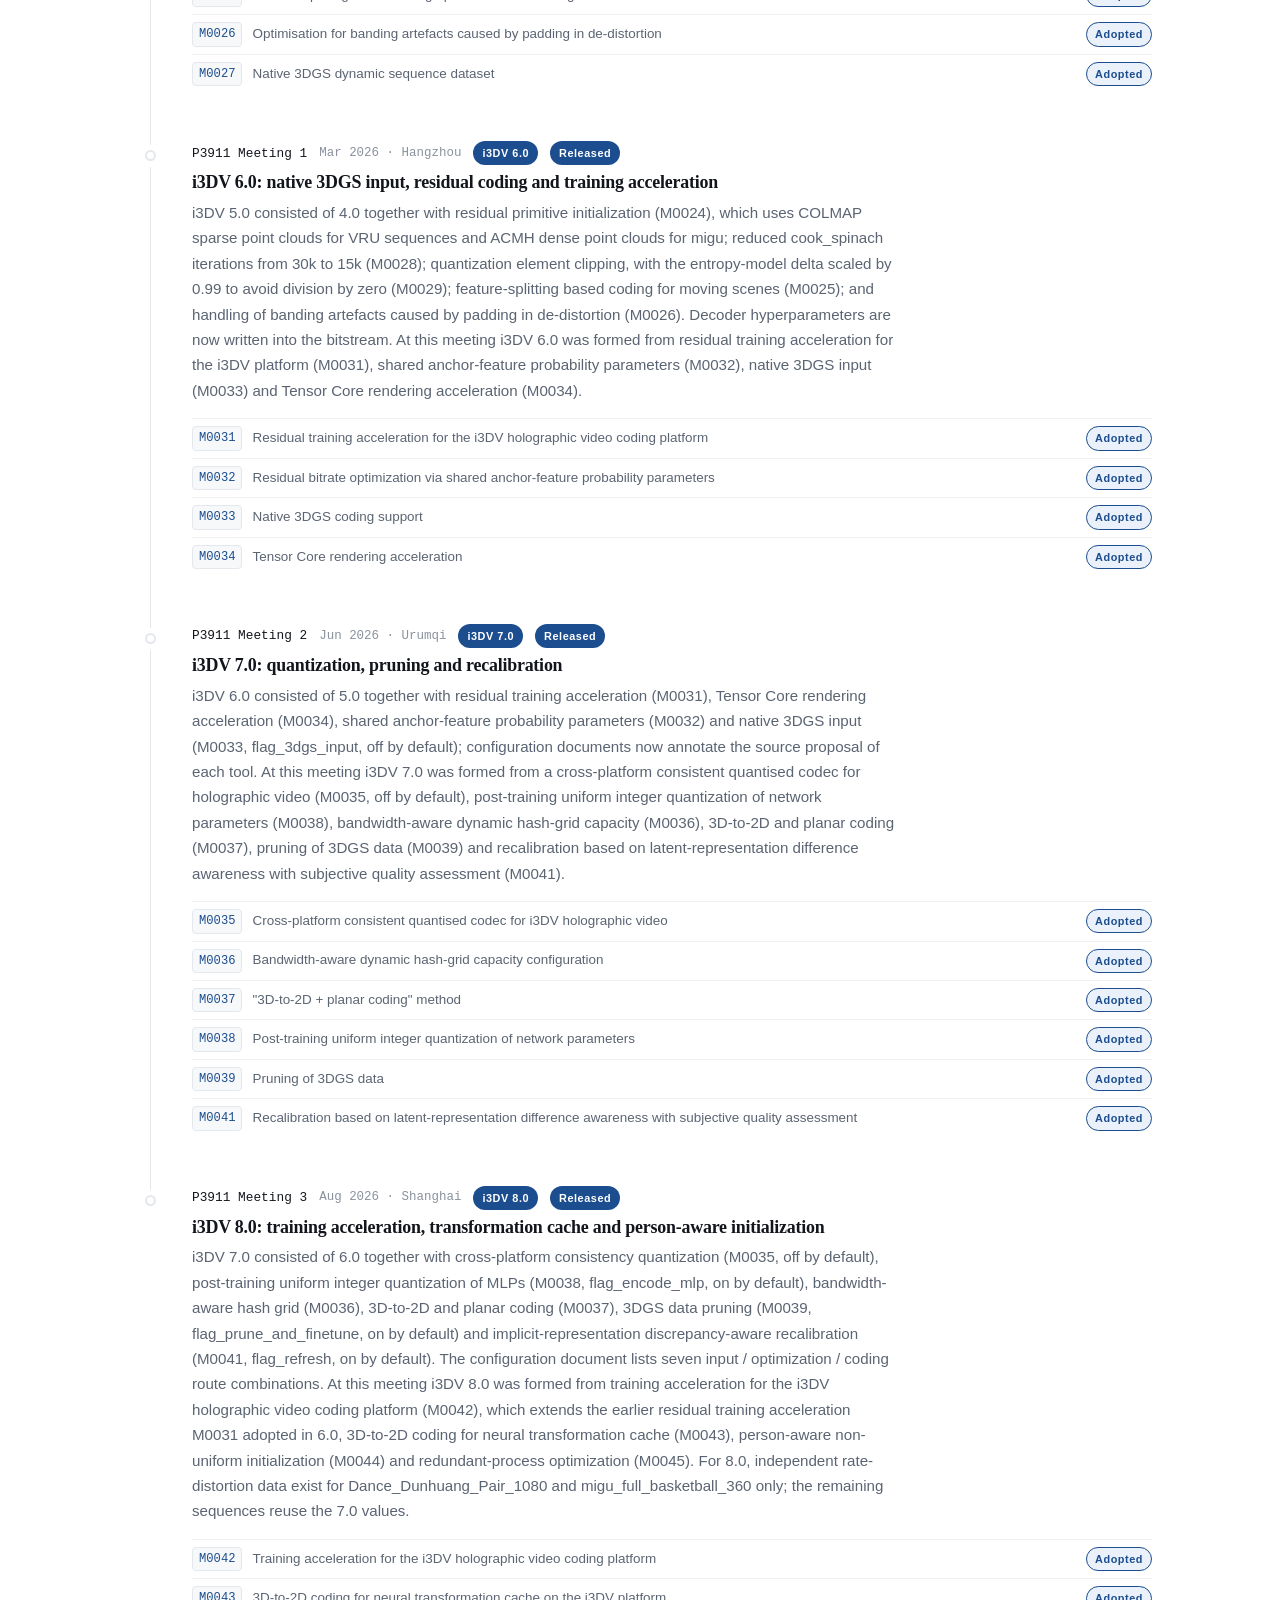
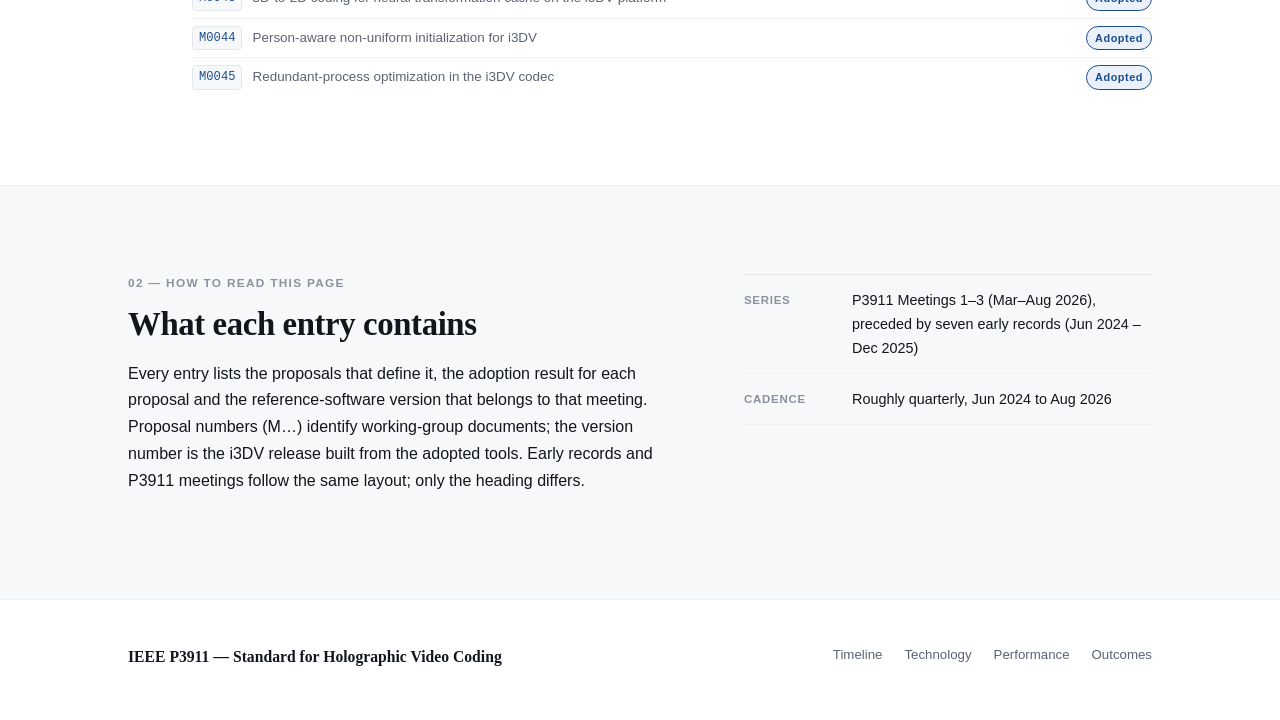
<file: timeline.html>
<!DOCTYPE html>
<html lang="en">
<head>
<meta charset="utf-8">
<meta name="viewport" content="width=device-width, initial-scale=1">
<title>IEEE P3911 — Project Timeline</title>
<meta name="description" content="Timeline of the IEEE P3911 project: P3911 Meetings 1–3 (Mar–Aug 2026) and seven earlier records from Jun 2024 to Dec 2025, with proposals, adoption results and i3DV reference-software releases.">
<meta property="og:title" content="IEEE P3911 — Project Timeline">
<meta property="og:description" content="P3911 Meetings 1–3 and the earlier pre-project records, with proposals, adoption results and reference-software releases.">
<meta property="og:type" content="website">
<link rel="icon" href="data:image/svg+xml,%3Csvg xmlns='http://www.w3.org/2000/svg' viewBox='0 0 64 64'%3E%3Crect width='64' height='64' rx='14' fill='%231b4d8f'/%3E%3Ctext x='32' y='43' font-family='Georgia,serif' font-size='20' font-weight='700' fill='%23ffffff' text-anchor='middle'%3EP3911%3C/text%3E%3C/svg%3E">
<link rel="stylesheet" href="assets/style.css?v=20261106b">
</head>
<body data-page="timeline">
<header class="site-header">
  <div class="wrap header-inner">
    <a class="brand" href="index.html" title="IEEE P3911 — Standard for Holographic Video Coding" aria-label="IEEE P3911 home">
      <span class="brand-mark" aria-hidden="true">P3911</span>
      <span class="brand-text"><span class="brand-short">P3911</span><span class="brand-full">IEEE Standard for Holographic Video Coding</span></span>
    </a>
    <nav class="nav" aria-label="Primary">
      <a href="index.html" data-nav="home">Home</a>
      <a href="timeline.html" data-nav="timeline">Timeline</a>
      <a href="tech.html" data-nav="tech">Technology</a>
      <a href="performance.html" data-nav="performance">Performance</a>
      <a href="outcomes.html" data-nav="outcomes">Outcomes</a>
    </nav>
    <div class="header-actions">
      <button class="icon-btn" id="theme-toggle" type="button" aria-label="Toggle light and dark theme" title="Toggle light and dark theme">◐</button>
    </div>
  </div>
</header>

<main>
  <section class="page-hero">
    <div class="wrap">
      <div class="crumbs"><a href="index.html">Home</a> / Timeline</div>
      <h1>Timeline</h1>
      <p class="lead">Three IEEE P3911 meetings from March to August 2026, preceded by seven records from June 2024 to December 2025 that predate the project.</p>
    </div>
  </section>

  <section class="section">
    <div class="wrap">
      <div class="reveal">
        <p class="section-kicker">01 — Meeting by meeting</p>
        <h2>The record in order</h2>
      </div>
      <div class="pill-row reveal">
        <span class="pill pill-propose">Proposed</span>
        <span class="pill pill-adopt">Adopted</span>
        <span class="pill pill-release">Released</span>
        <span class="pill pill-todo">TBD</span>
      </div>
      <p class="chart-note reveal">IEEE P3911 numbering starts at Meeting 1, the first meeting held after the project was approved (March 2026), and runs to Meeting 3 in August 2026. The seven earlier records, from June 2024 to December 2025, predate the project and carry no meeting number; their dates, venues, proposals and releases are unchanged.</p>
      <ul class="timeline" id="timeline"></ul>
    </div>
  </section>

  <section class="section section-alt">
    <div class="wrap">
      <div class="grid-2">
        <div class="reveal">
          <p class="section-kicker">02 — How to read this page</p>
          <h2>What each entry contains</h2>
          <p>Every entry lists the proposals that define it, the adoption result for each proposal and the reference-software version that belongs to that meeting. Proposal numbers (M…) identify working-group documents; the version number is the i3DV release built from the adopted tools. Early records and P3911 meetings follow the same layout; only the heading differs.</p>
        </div>
        <div class="reveal">
          <ul class="fact-list">
            <li><span class="fact-label">Series</span><span>P3911 Meetings 1–3 (Mar–Aug 2026), preceded by seven early records (Jun 2024 – Dec 2025)</span></li>
            <li><span class="fact-label">Cadence</span><span>Roughly quarterly, Jun 2024 to Aug 2026</span></li>
          </ul>
        </div>
      </div>
    </div>
  </section>
</main>

<footer class="site-footer">
  <div class="wrap footer-inner">
    <div>
      <div class="footer-title">IEEE P3911 — Standard for Holographic Video Coding</div>
    </div>
    <div class="footer-links">
      <a href="timeline.html">Timeline</a>
      <a href="tech.html">Technology</a>
      <a href="performance.html">Performance</a>
      <a href="outcomes.html">Outcomes</a>
    </div>
  </div>
</footer>

<script src="assets/data.js?v=20261106b"></script>
<script src="assets/charts.js?v=20261106b"></script>
<script src="assets/app.js?v=20261106b"></script>
</body>
</html>
</file>
<file: assets/style.css>
/* ============================================================
   IEEE P3911 — academic, minimal, light/dark
   ============================================================ */

:root {
  --bg:          #ffffff;
  --bg-alt:      #f7f8fa;
  --surface:     #ffffff;
  --border:      #e4e7ec;
  --border-soft: #eef0f3;
  --text:        #12161c;
  --text-muted:  #5b6472;
  --text-faint:  #8a929e;
  --accent:      #1b4d8f;
  --accent-soft: #eaf1fa;
  --accent-2:    #b3541e;
  --shadow:      0 1px 2px rgba(16,24,40,.04), 0 8px 24px -12px rgba(16,24,40,.12);

  --serif: "Source Serif 4", Georgia, "Times New Roman", serif;
  --sans:  "Inter", -apple-system, BlinkMacSystemFont, "Segoe UI", "Microsoft YaHei", sans-serif;
  --mono:  "JetBrains Mono", ui-monospace, SFMono-Regular, Consolas, monospace;

  --wrap: 1080px;
  --radius: 12px;
}

[data-theme="dark"] {
  --bg:          #0e1014;
  --bg-alt:      #14171d;
  --surface:     #171b22;
  --border:      #252a33;
  --border-soft: #1e232b;
  --text:        #e8eaee;
  --text-muted:  #9aa3b1;
  --text-faint:  #6b7480;
  --accent:      #7aa9e0;
  --accent-soft: #1a2534;
  --accent-2:    #d9895a;
  --shadow:      0 1px 2px rgba(0,0,0,.4), 0 8px 24px -12px rgba(0,0,0,.6);
}

* { box-sizing: border-box; }

html {
  scroll-behavior: smooth;
  scroll-padding-top: 84px;
  -webkit-text-size-adjust: 100%;
}

body {
  margin: 0;
  background: var(--bg);
  color: var(--text);
  font-family: var(--sans);
  font-size: 16px;
  line-height: 1.68;
  -webkit-font-smoothing: antialiased;
  text-rendering: optimizeLegibility;
}

.wrap {
  width: 100%;
  max-width: var(--wrap);
  margin: 0 auto;
  padding: 0 28px;
}

a { color: var(--accent); text-decoration: none; }
a:hover { text-decoration: underline; text-underline-offset: 3px; }

h1, h2, h3 {
  font-family: var(--serif);
  font-weight: 600;
  letter-spacing: -.012em;
  color: var(--text);
  margin: 0 0 .5em;
  line-height: 1.24;
}

h1 { font-size: clamp(2.4rem, 5.5vw, 3.6rem); font-weight: 700; letter-spacing: -.03em; }
h2 { font-size: clamp(1.55rem, 2.8vw, 2.05rem); }
h3 { font-size: 1.12rem; }
p  { margin: 0 0 1em; }

/* ── Header ───────────────────────────────────────────── */
.site-header {
  position: sticky;
  top: 0;
  z-index: 50;
  background: color-mix(in srgb, var(--bg) 88%, transparent);
  backdrop-filter: saturate(180%) blur(12px);
  border-bottom: 1px solid var(--border-soft);
}

.header-inner {
  display: flex;
  align-items: center;
  gap: 20px;
  height: 64px;
}

.brand {
  display: inline-flex;
  align-items: center;
  gap: 10px;
  color: var(--text);
  flex-shrink: 0;
}
.brand:hover { text-decoration: none; }

.brand-mark {
  display: grid;
  place-items: center;
  width: 30px;
  height: 30px;
  border-radius: 8px;
  background: var(--accent);
  color: #fff;
  font-family: var(--serif);
  font-size: .56rem;
  font-weight: 700;
  letter-spacing: -.03em;
  padding-bottom: 1px;
}

.brand-text {
  font-family: var(--serif);
  font-weight: 600;
  font-size: 1.02rem;
  letter-spacing: -.01em;
}
.brand-full { display: none; }

/* 桌面宽度：品牌区显示标准全称，最多两行；≤980px 回落到 P3911，避免挤占导航 */
@media (min-width: 981px) {
  .brand-short { display: none; }
  .brand-full {
    display: block;
    max-width: 19em;
    font-size: .76rem;
    line-height: 1.3;
    letter-spacing: 0;
  }
  .header-inner { gap: 16px; }
  .nav { gap: 20px; }
}

.nav {
  display: flex;
  align-items: center;
  gap: 22px;
  margin-left: auto;
}

.nav a {
  color: var(--text-muted);
  font-size: .875rem;
  font-weight: 500;
  padding: 6px 0;
  border-bottom: 1.5px solid transparent;
  transition: color .16s ease, border-color .16s ease;
}
.nav a:hover { color: var(--text); text-decoration: none; }
.nav a.active { color: var(--accent); border-bottom-color: var(--accent); }

.header-actions {
  display: flex;
  align-items: center;
  gap: 10px;
  flex-shrink: 0;
}

.icon-btn {
  display: grid;
  place-items: center;
  width: 34px;
  height: 34px;
  border: 1px solid var(--border);
  border-radius: 8px;
  background: var(--surface);
  color: var(--text-muted);
  cursor: pointer;
  font-family: var(--sans);
  font-size: .75rem;
  font-weight: 500;
  padding: 0;
  transition: color .16s ease, border-color .16s ease, background .16s ease;
}
.icon-btn:hover { color: var(--text); border-color: var(--text-faint); }

/* ── Buttons ──────────────────────────────────────────── */
.btn {
  display: inline-flex;
  align-items: center;
  gap: .4em;
  padding: 10px 20px;
  border-radius: 8px;
  border: 1px solid transparent;
  font-size: .9rem;
  font-weight: 500;
  line-height: 1.4;
  cursor: pointer;
  transition: background .16s ease, border-color .16s ease, color .16s ease, transform .16s ease;
  white-space: nowrap;
}
.btn:hover { text-decoration: none; }

.btn-primary {
  background: var(--accent);
  border-color: var(--accent);
  color: #fff;
}
[data-theme="dark"] .btn-primary { color: #0e1014; }
.btn-primary:hover { filter: brightness(1.08); }

.btn-ghost {
  background: transparent;
  border-color: var(--border);
  color: var(--text);
}
.btn-ghost:hover { border-color: var(--text-faint); background: var(--bg-alt); }

.btn-sm { padding: 7px 14px; font-size: .82rem; }

.chip {
  display: inline-flex;
  align-items: center;
  gap: .32em;
  padding: 4px 11px;
  border: 1px solid var(--border);
  border-radius: 999px;
  background: var(--surface);
  color: var(--text-muted);
  font-size: .775rem;
  font-weight: 500;
  transition: color .16s ease, border-color .16s ease, background .16s ease;
}
.chip:hover {
  color: var(--accent);
  border-color: var(--accent);
  background: var(--accent-soft);
  text-decoration: none;
}

.copy-chip {
  cursor: pointer;
  font-family: var(--sans);
  line-height: inherit;
}
.copy-chip.copied {
  color: var(--accent);
  border-color: var(--accent);
  background: var(--accent-soft);
}

/* ── Hero ─────────────────────────────────────────────── */
.hero {
  position: relative;
  overflow: hidden;
  border-bottom: 1px solid var(--border-soft);
  padding: clamp(48px, 7vw, 88px) 0 clamp(40px, 6vw, 64px);
}

.hero-bg {
  position: absolute;
  inset: 0;
  pointer-events: none;
  background:
    radial-gradient(760px 380px at 12% -8%,  var(--accent-soft), transparent 72%),
    radial-gradient(620px 340px at 92% 4%,   rgba(179,84,30,.055), transparent 70%);
}
[data-theme="dark"] .hero-bg {
  background:
    radial-gradient(760px 380px at 12% -8%, rgba(122,169,224,.10), transparent 72%),
    radial-gradient(620px 340px at 92% 4%,  rgba(217,137,90,.06), transparent 70%);
}

.hero-inner { position: relative; }

.eyebrow {
  font-size: .78rem;
  font-weight: 600;
  letter-spacing: .12em;
  text-transform: uppercase;
  color: var(--accent);
  margin-bottom: 18px;
}

.hero h1 { margin-bottom: .35em; }
.hero h1.long { font-size: clamp(1.65rem, 3.2vw, 2.45rem); line-height: 1.18; letter-spacing: -.02em; }

.lead {
  max-width: 46rem;
  font-size: clamp(1.02rem, 1.5vw, 1.16rem);
  color: var(--text-muted);
  line-height: 1.72;
}
.lead em { font-family: var(--serif); font-style: italic; color: var(--text); }

/* 标准适用范围：长段落独立排版，字号略小以免 hero 过高 */
.hero-scope {
  max-width: 46rem;
  margin-top: .85em;
  font-size: .9rem;
  line-height: 1.6;
  color: var(--text-muted);
}

.hero-actions {
  display: flex;
  flex-wrap: wrap;
  gap: 12px;
  margin: 30px 0 46px;
}

.hero-facts {
  display: grid;
  grid-template-columns: repeat(auto-fit, minmax(140px, 1fr));
  gap: 1px;
  margin: 0;
  background: var(--border-soft);
  border: 1px solid var(--border-soft);
  border-radius: var(--radius);
  overflow: hidden;
}
.hero-facts > div {
  background: var(--bg);
  padding: 16px 20px;
}
.hero-facts dt {
  font-size: .72rem;
  font-weight: 600;
  letter-spacing: .07em;
  text-transform: uppercase;
  color: var(--text-faint);
  margin-bottom: 4px;
}
.hero-facts dd {
  margin: 0;
  font-family: var(--serif);
  font-size: .98rem;
  color: var(--text);
}

/* 日期区间整体不拆行，避免在窄列里被断成 "2024.06 –" / "2026.08" */
.hero-facts .date-range { white-space: nowrap; }

/* 中等宽度：四项事实改为两列，避免四列或三列把卡片文本挤成逐词换行 */
@media (max-width: 820px) {
  .hero-facts { grid-template-columns: repeat(2, minmax(0, 1fr)); }
}

/* ── Sections ─────────────────────────────────────────── */
.section {
  padding: clamp(56px, 8vw, 88px) 0;
  border-bottom: 1px solid var(--border-soft);
}
.section-alt { background: var(--bg-alt); }

.section-kicker {
  font-size: .74rem;
  font-weight: 600;
  letter-spacing: .11em;
  text-transform: uppercase;
  color: var(--text-faint);
  margin-bottom: 10px;
}

.section-sub {
  color: var(--text-muted);
  max-width: 44rem;
  margin-bottom: 40px;
}

.grid-2 {
  display: grid;
  grid-template-columns: 1.15fr .85fr;
  gap: clamp(32px, 5vw, 64px);
  align-items: start;
}

/* ── Fact list ────────────────────────────────────────── */
.fact-list {
  list-style: none;
  margin: 0;
  padding: 0;
  border-top: 1px solid var(--border);
}
.fact-list li {
  display: grid;
  grid-template-columns: 92px 1fr;
  gap: 16px;
  padding: 13px 0;
  border-bottom: 1px solid var(--border-soft);
  font-size: .9rem;
}
.fact-label {
  font-size: .72rem;
  font-weight: 600;
  letter-spacing: .06em;
  text-transform: uppercase;
  color: var(--text-faint);
  padding-top: 3px;
}

/* ── Timeline ─────────────────────────────────────────── */
.timeline {
  list-style: none;
  margin: 0;
  padding: 0;
}

.tl-item {
  display: grid;
  grid-template-columns: 44px 1fr;
  gap: 0 20px;
  position: relative;
}

.tl-marker {
  position: relative;
  display: flex;
  justify-content: center;
  padding-top: 8px;
}
.tl-marker::before {
  content: "";
  position: absolute;
  top: 30px;
  bottom: -8px;
  width: 1px;
  background: var(--border);
}
.tl-item:last-child .tl-marker::before { display: none; }

.tl-dot {
  width: 11px;
  height: 11px;
  border-radius: 50%;
  background: var(--bg);
  border: 2px solid var(--border);
  margin-top: 5px;
  position: relative;
  z-index: 1;
  transition: border-color .2s ease, box-shadow .2s ease;
}
.tl-item:hover .tl-dot {
  border-color: var(--accent);
  box-shadow: 0 0 0 4px var(--accent-soft);
}

.tl-body {
  padding: 4px 0 44px;
}
.tl-item:last-child .tl-body { padding-bottom: 0; }

.tl-head {
  display: flex;
  align-items: center;
  gap: 12px;
  margin-bottom: 6px;
  flex-wrap: wrap;
}

.tl-tag {
  font-size: .69rem;
  font-weight: 600;
  letter-spacing: .07em;
  text-transform: uppercase;
  color: var(--accent);
  background: var(--accent-soft);
  padding: 3px 9px;
  border-radius: 4px;
}
[data-theme="dark"] .tl-tag { background: var(--accent-soft); }

.tl-date {
  font-family: var(--mono);
  font-size: .78rem;
  color: var(--text-faint);
}

.tl-body h3 { margin-bottom: .35em; }
.tl-body p { color: var(--text-muted); font-size: .945rem; max-width: 44rem; }

.tl-list {
  margin: 14px 0 0;
  padding: 0;
  list-style: none;
  max-width: 44rem;
}
.tl-list li {
  position: relative;
  padding-left: 18px;
  font-size: .885rem;
  color: var(--text-muted);
  margin-bottom: 5px;
}
.tl-list li::before {
  content: "";
  position: absolute;
  left: 2px;
  top: .68em;
  width: 4px;
  height: 4px;
  border-radius: 50%;
  background: var(--text-faint);
}

/* ── Papers ───────────────────────────────────────────── */
.papers {
  display: grid;
  gap: 18px;
}

.paper-card {
  display: grid;
  grid-template-columns: 86px 1fr;
  gap: 24px;
  background: var(--surface);
  border: 1px solid var(--border);
  border-radius: var(--radius);
  padding: 26px 28px;
  transition: border-color .18s ease, box-shadow .18s ease, transform .18s ease;
}
.paper-card:hover {
  border-color: var(--text-faint);
  box-shadow: var(--shadow);
  transform: translateY(-1px);
}

.paper-year {
  font-family: var(--serif);
  font-size: 1.5rem;
  font-weight: 600;
  color: var(--text-faint);
  letter-spacing: -.02em;
  padding-top: 2px;
}

.paper-card h3 { font-size: 1.06rem; margin-bottom: .4em; }

.paper-authors {
  font-size: .885rem;
  color: var(--text-muted);
  margin-bottom: 4px;
}

.paper-venue {
  font-size: .855rem;
  color: var(--text-faint);
  margin-bottom: 12px;
}

.paper-note {
  font-size: .885rem;
  color: var(--text-muted);
  margin-bottom: 16px;
}

.paper-links {
  display: flex;
  flex-wrap: wrap;
  gap: 8px;
}

/* ── Pipeline ─────────────────────────────────────────── */
.pipe {
  border: 1px solid var(--border);
  border-radius: var(--radius);
  background: var(--surface);
  padding: 6px 0;
}

.lane { padding: 20px 24px; }
.lane-decoder { border-top: 1px dashed var(--border); }

.lane-head {
  display: flex;
  align-items: baseline;
  gap: 10px;
  margin-bottom: 14px;
}
.lane-label {
  font-size: .72rem;
  font-weight: 600;
  letter-spacing: .1em;
  text-transform: uppercase;
  color: var(--text);
}
.lane-note {
  font-size: .74rem;
  color: var(--text-faint);
}
.lane-decoder .lane-label { color: var(--accent); }

.pipe-steps {
  display: flex;
  align-items: stretch;
  flex-wrap: wrap;
  gap: 0;
}

.step {
  flex: 1 1 0;
  min-width: 128px;
  display: flex;
  flex-direction: column;
  gap: 3px;
  padding: 11px 14px;
  border: 1px solid var(--border);
  border-radius: 9px;
  background: var(--bg);
}
.step-k {
  font-size: .83rem;
  font-weight: 600;
  color: var(--text);
  line-height: 1.35;
}
.step-s {
  font-size: .715rem;
  color: var(--text-faint);
  line-height: 1.45;
}
.step-accent {
  border-color: var(--accent);
  background: var(--accent-soft);
}
.step-accent .step-k { color: var(--accent); }

.pipe-arrow {
  align-self: center;
  flex: 0 0 22px;
  height: 1px;
  background: var(--border);
  position: relative;
}
.pipe-arrow::after {
  content: "";
  position: absolute;
  right: 0;
  top: -3px;
  border-left: 5px solid var(--text-faint);
  border-top: 3.5px solid transparent;
  border-bottom: 3.5px solid transparent;
}

.pipe-branch {
  margin-top: 16px;
  padding-top: 14px;
  border-top: 1px solid var(--border-soft);
}
.branch-label {
  display: block;
  font-family: var(--mono);
  font-size: .715rem;
  color: var(--text-faint);
  margin-bottom: 9px;
}
.pipe-steps.compact .step {
  background: transparent;
  border-style: dashed;
}
.step-s .mono, .mono { font-family: var(--mono); }

.lane-flow {
  display: flex;
  align-items: center;
  justify-content: center;
  gap: 10px;
  padding: 4px 0;
  background: var(--bg-alt);
  border-top: 1px solid var(--border-soft);
  border-bottom: 1px solid var(--border-soft);
}
.flow-vert {
  width: 1px;
  height: 18px;
  background: var(--text-faint);
  position: relative;
}
.flow-vert::after {
  content: "";
  position: absolute;
  bottom: -4px;
  left: -2.5px;
  border-top: 5px solid var(--text-faint);
  border-left: 3px solid transparent;
  border-right: 3px solid transparent;
}
.flow-vert-label {
  font-family: var(--mono);
  font-size: .7rem;
  color: var(--text-faint);
}

/* ── Cards ────────────────────────────────────────────── */
.cards {
  display: grid;
  grid-template-columns: repeat(auto-fit, minmax(230px, 1fr));
  gap: 16px;
}

.card {
  background: var(--surface);
  border: 1px solid var(--border);
  border-radius: var(--radius);
  padding: 22px 24px;
  transition: border-color .18s ease, box-shadow .18s ease;
}
.card:hover { border-color: var(--text-faint); box-shadow: var(--shadow); }
.card h3 { font-size: .98rem; margin-bottom: .5em; }
.card p { font-size: .88rem; color: var(--text-muted); margin: 0; }

/* ── Data table ───────────────────────────────────────── */
.table-wrap {
  border: 1px solid var(--border);
  border-radius: var(--radius);
  overflow-x: auto;
  background: var(--surface);
}

.data-table {
  width: 100%;
  border-collapse: collapse;
  font-size: .885rem;
}
.data-table th,
.data-table td {
  padding: 12px 14px;
  text-align: left;
  border-bottom: 1px solid var(--border-soft);
}
.data-table thead th {
  font-size: .72rem;
  font-weight: 600;
  letter-spacing: .06em;
  text-transform: uppercase;
  color: var(--text-faint);
  border-bottom: 1px solid var(--border);
}
.data-table tbody tr:last-child td { border-bottom: none; }
.data-table tbody tr:hover { background: var(--bg-alt); }
.data-table .num {
  text-align: right;
  font-family: var(--mono);
  font-size: .82rem;
  font-variant-numeric: tabular-nums;
  white-space: nowrap;
}
.data-table td:first-child { font-weight: 500; color: var(--text); }
.data-table td:nth-child(2) { color: var(--text-muted); font-size: .84rem; }

/* ── Test-condition sequence table ────────────────────── */
.ct-table {
  width: 100%;
  min-width: 640px;
  border-collapse: collapse;
  font-size: .84rem;
}
.ct-table th,
.ct-table td {
  padding: 10px 14px;
  text-align: left;
  border-bottom: 1px solid var(--border-soft);
  white-space: nowrap;
}
.ct-table thead th {
  font-size: .7rem;
  font-weight: 600;
  letter-spacing: .06em;
  text-transform: uppercase;
  color: var(--text-faint);
  border-bottom: 1px solid var(--border);
}
.ct-table tbody tr:last-child td { border-bottom: none; }
.ct-table tbody tr:hover { background: var(--bg-alt); }
.ct-table td:first-child {
  font-family: var(--mono);
  font-size: .78rem;
  font-weight: 500;
  color: var(--text);
}

@media (max-width: 700px) {
  .table-wrap {
    border: none;
    background: none;
    overflow: visible;
  }
  /* 测试条件表保持横向滚动，避免窄屏被 min-width 撑破页面 */
  .table-wrap.ct-wrap {
    border: 1px solid var(--border);
    background: var(--surface);
    overflow-x: auto;
  }
  .data-table { display: block; }
  .data-table thead { display: none; }
  .data-table tbody { display: block; }
  .data-table tr {
    display: block;
    margin-bottom: 12px;
    padding: 4px 0;
    border: 1px solid var(--border);
    border-radius: 10px;
    background: var(--surface);
  }
  .data-table tr:last-child { margin-bottom: 0; }
  .data-table td {
    display: flex;
    align-items: baseline;
    justify-content: space-between;
    gap: 16px;
    padding: 9px 16px;
    border-bottom: 1px solid var(--border-soft);
    text-align: right;
  }
  .data-table td:last-child { border-bottom: none; }
  .data-table td::before {
    content: attr(data-label);
    flex: 0 0 auto;
    font-size: .7rem;
    font-weight: 600;
    letter-spacing: .05em;
    text-transform: uppercase;
    color: var(--text-faint);
    text-align: left;
  }
  .data-table td:first-child { padding-top: 12px; }
  .data-table .num { font-size: .84rem; }
}

/* ── Result notes ─────────────────────────────────────── */
.results-notes {
  display: grid;
  grid-template-columns: repeat(auto-fit, minmax(250px, 1fr));
  gap: 1px;
  margin-top: 24px;
  background: var(--border-soft);
  border: 1px solid var(--border-soft);
  border-radius: var(--radius);
  overflow: hidden;
}
.note-item {
  display: flex;
  flex-direction: column;
  gap: 5px;
  padding: 16px 20px;
  background: var(--bg);
}
.note-k {
  font-size: .72rem;
  font-weight: 600;
  letter-spacing: .06em;
  text-transform: uppercase;
  color: var(--accent);
}
.note-v {
  font-size: .865rem;
  color: var(--text-muted);
  line-height: 1.6;
}

/* ── Standards ────────────────────────────────────────── */
.spec-grid {
  display: grid;
  grid-template-columns: repeat(auto-fit, minmax(min(320px, 100%), 1fr));
  gap: 18px;
}

.spec {
  background: var(--surface);
  border: 1px solid var(--border);
  border-radius: var(--radius);
  padding: 24px 26px;
}
.spec-head {
  display: flex;
  align-items: center;
  gap: 12px;
  margin-bottom: 12px;
}
.spec-org {
  font-family: var(--serif);
  font-size: .82rem;
  font-weight: 600;
  letter-spacing: .04em;
  color: var(--bg);
  background: var(--accent);
  border-radius: 5px;
  padding: 2px 8px;
}
.spec-status {
  font-size: .72rem;
  letter-spacing: .04em;
  text-transform: uppercase;
  color: var(--text-faint);
}
.spec-status.live { color: var(--accent-2); }

.spec h3 { font-size: 1.02rem; margin-bottom: .55em; }
.spec p { font-size: .875rem; color: var(--text-muted); }

.spec-list {
  list-style: none;
  margin: 16px 0 0;
  padding: 0;
  border-top: 1px solid var(--border-soft);
}
.spec-list li {
  display: grid;
  grid-template-columns: 118px 1fr;
  gap: 14px;
  padding: 9px 0;
  border-bottom: 1px solid var(--border-soft);
  font-size: .845rem;
  color: var(--text-muted);
}
.spec-list li:last-child { border-bottom: none; }
.spec-list li span:first-child {
  font-size: .72rem;
  font-weight: 600;
  letter-spacing: .05em;
  text-transform: uppercase;
  color: var(--text-faint);
  padding-top: 2px;
}

.muted-note {
  font-size: .885rem;
  color: var(--text-faint);
  border-left: 2px solid var(--border);
  padding-left: 14px;
}

/* ── Citation ─────────────────────────────────────────── */
.cite-block {
  background: var(--surface);
  border: 1px solid var(--border);
  border-radius: var(--radius);
  overflow: hidden;
  margin-bottom: 16px;
}

.cite-head {
  display: flex;
  align-items: center;
  justify-content: space-between;
  gap: 12px;
  padding: 10px 16px;
  border-bottom: 1px solid var(--border-soft);
  font-size: .8rem;
  font-weight: 600;
  color: var(--text-muted);
}
.cite-head .icon-btn { width: auto; height: 26px; padding: 0 10px; font-size: .72rem; }
.cite-head .icon-btn.copied { color: var(--accent); border-color: var(--accent); }

.cite-block pre {
  margin: 0;
  padding: 16px;
  overflow-x: auto;
  font-family: var(--mono);
  font-size: .795rem;
  line-height: 1.65;
  color: var(--text-muted);
  background: var(--bg-alt);
}
.section-alt .cite-block pre { background: var(--bg); }

/* ── Footer ───────────────────────────────────────────── */
.site-footer {
  padding: 44px 0;
  background: var(--bg);
}
.footer-inner {
  display: flex;
  justify-content: space-between;
  align-items: flex-start;
  gap: 32px;
  flex-wrap: wrap;
}
.footer-title {
  font-family: var(--serif);
  font-weight: 600;
  font-size: .98rem;
  margin-bottom: 6px;
}
.footer-note {
  font-size: .83rem;
  color: var(--text-faint);
  margin: 0;
  max-width: 30rem;
}
.footer-links {
  display: flex;
  gap: 22px;
  flex-wrap: wrap;
  font-size: .83rem;
}
.footer-links a { color: var(--text-muted); }
.footer-links a:hover { color: var(--accent); }

/* ── Reveal animation ─────────────────────────────────── */
/* 仅在 JS 正常启动后隐藏：脚本失败时内容仍可见，避免整页空白 */
html.js .reveal {
  opacity: 0;
  transform: translateY(14px);
  transition: opacity .55s cubic-bezier(.22,.61,.36,1), transform .55s cubic-bezier(.22,.61,.36,1);
}
html.js .reveal.visible { opacity: 1; transform: none; }

@media (prefers-reduced-motion: reduce) {
  html { scroll-behavior: auto; }
  html.js .reveal { opacity: 1; transform: none; transition: none; }
}

/* ── Responsive ───────────────────────────────────────── */
@media (max-width: 980px) {
  html { scroll-padding-top: 108px; }
  .header-inner {
    height: auto;
    flex-wrap: wrap;
    padding: 10px 0 0;
  }
  .brand { order: 1; }
  .header-actions { order: 2; margin-left: auto; }
  .nav {
    order: 3;
    width: 100%;
    margin-left: 0;
    gap: 18px;
    padding: 8px 0 10px;
    overflow-x: auto;
    scrollbar-width: none;
  }
  .nav::-webkit-scrollbar { display: none; }
  .nav a { flex: 0 0 auto; }
}

@media (max-width: 860px) {
  .grid-2 { grid-template-columns: 1fr; }
  .paper-card { grid-template-columns: 1fr; gap: 12px; padding: 22px; }
  .paper-year { font-size: 1.15rem; }
  .pipe-steps { flex-direction: column; }
  .pipe-arrow {
    align-self: flex-start;
    flex: 0 0 14px;
    width: 1px;
    height: 14px;
    margin-left: 22px;
  }
  .pipe-arrow::after {
    right: auto;
    top: auto;
    bottom: 0;
    left: -2.5px;
    border-left: 3.5px solid transparent;
    border-right: 3.5px solid transparent;
    border-top: 5px solid var(--text-faint);
    border-bottom: none;
  }
}

@media (max-width: 560px) {
  .wrap { padding: 0 20px; }
  .hero-actions { flex-direction: column; align-items: stretch; }
  .hero-actions .btn { justify-content: center; }
  .hero-facts { grid-template-columns: 1fr; }
  .hero-facts dd { font-size: .94rem; }
  .tl-item { grid-template-columns: 28px 1fr; gap: 0 14px; }
  .fact-list li { grid-template-columns: 1fr; gap: 2px; }
  .lane { padding: 16px 18px; }
  .spec-list li { grid-template-columns: 1fr; gap: 2px; }
}

/* ── Print ────────────────────────────────────────────── */
@media print {
  .site-header, .hero-actions, .footer-links, .icon-btn { display: none; }
  html.js .reveal { opacity: 1; transform: none; }
  body { font-size: 11pt; }
  .section { padding: 20px 0; break-inside: avoid; }
  .chart-host { display: none; }
}

/* ════════════════════════════════════════════════════════
   多页站点扩展组件
   ════════════════════════════════════════════════════════ */

.page-hero {
  padding: clamp(44px, 6vw, 68px) 0 clamp(26px, 4vw, 40px);
  border-bottom: 1px solid var(--border-soft);
  background:
    radial-gradient(700px 300px at 8% -20%, var(--accent-soft), transparent 72%);
}
[data-theme="dark"] .page-hero {
  background: radial-gradient(700px 300px at 8% -20%, rgba(122,169,224,.09), transparent 72%);
}
.page-hero h1 { font-size: clamp(1.9rem, 4vw, 2.6rem); margin-bottom: .3em; }
.page-hero .lead { font-size: 1rem; }

.crumbs {
  font-family: var(--mono);
  font-size: .74rem;
  color: var(--text-faint);
  margin-bottom: 14px;
}
.crumbs a { color: var(--text-faint); }
.crumbs a:hover { color: var(--accent); }

/* 标签 */
.pill {
  display: inline-block;
  font-size: .68rem;
  font-weight: 600;
  letter-spacing: .05em;
  padding: 2px 8px;
  border-radius: 999px;
  border: 1px solid transparent;
  white-space: nowrap;
}
.pill-release { background: var(--accent); color: #fff; }
[data-theme="dark"] .pill-release { color: #0e1014; }
.pill-adopt { background: var(--accent-soft); color: var(--accent); border-color: var(--accent); }
.pill-propose { background: transparent; color: var(--text-muted); border-color: var(--border); }
.pill-todo { background: transparent; color: var(--accent-2); border-color: var(--accent-2); }
.pill-ver { font-family: var(--mono); background: var(--bg-alt); color: var(--text-muted); border-color: var(--border); }
.pill-p3911 { font-family: var(--mono); background: transparent; color: var(--text); border-color: var(--text-faint); border-style: dashed; }

/* 时间线扩展 */
.tl-n { font-family: var(--mono); font-size: .8rem; font-weight: 500; color: var(--text); }
.tl-warn { font-size: .7rem; color: var(--accent-2); }
.tl-vs .tl-body { background: var(--surface); }

.proposal-list {
  list-style: none;
  margin: 14px 0 0;
  padding: 0;
  border-top: 1px solid var(--border-soft);
}
.proposal-list li {
  display: flex;
  align-items: center;
  gap: 10px;
  flex-wrap: wrap;
  padding: 7px 0;
  border-bottom: 1px solid var(--border-soft);
  font-size: .84rem;
  color: var(--text-muted);
}
.proposal-list li:last-child { border-bottom: none; }
.proposal-list code {
  font-family: var(--mono);
  font-size: .76rem;
  color: var(--accent);
  background: var(--bg-alt);
  border: 1px solid var(--border);
  border-radius: 4px;
  padding: 1px 6px;
  flex: 0 0 auto;
}
.proposal-list span:nth-child(2) { flex: 1 1 200px; }

.src {
  display: block;
  margin-top: 12px;
  font-family: var(--mono);
  font-size: .7rem;
  color: var(--text-faint);
  word-break: break-all;
}

/* 技术专题 */
.module {
  margin-bottom: clamp(36px, 5vw, 56px);
  padding-top: 10px;
}
.module-head {
  display: flex;
  gap: 18px;
  align-items: flex-start;
  margin-bottom: 22px;
  padding-bottom: 16px;
  border-bottom: 1px solid var(--border);
}
.module-no {
  font-family: var(--serif);
  font-size: 1.9rem;
  font-weight: 700;
  color: var(--accent);
  line-height: 1;
  letter-spacing: -.02em;
}
.module-desc {
  font-size: .9rem;
  color: var(--text-muted);
  max-width: 46rem;
  margin: 8px 0 0;
}
.tech-grid {
  display: grid;
  grid-template-columns: repeat(auto-fit, minmax(280px, 1fr));
  gap: 14px;
}
.tech {
  border: 1px solid var(--border);
  border-radius: var(--radius);
  background: var(--surface);
  padding: 20px 22px;
  transition: border-color .18s ease, box-shadow .18s ease;
}
.tech:hover { border-color: var(--text-faint); box-shadow: var(--shadow); }
.tech-top {
  display: flex;
  align-items: flex-start;
  justify-content: space-between;
  gap: 12px;
  margin-bottom: 8px;
}
.tech h3 { font-size: .96rem; margin: 0; }
.tech-meta { display: flex; align-items: center; gap: 8px; flex-wrap: wrap; margin-bottom: 12px; }
.tech-meta code {
  font-family: var(--mono);
  font-size: .72rem;
  color: var(--text-faint);
  background: var(--bg-alt);
  border-radius: 4px;
  padding: 1px 6px;
}
.tech dl { margin: 0; }
.tech dt {
  font-size: .7rem;
  font-weight: 600;
  letter-spacing: .05em;
  color: var(--text-faint);
  text-transform: uppercase;
  margin-top: 9px;
}
.tech dd {
  margin: 3px 0 0;
  font-size: .855rem;
  color: var(--text-muted);
  line-height: 1.6;
}

/* 版本表 / 待确认表 */
.ver-badge {
  display: inline-block;
  font-family: var(--mono);
  font-size: .8rem;
  font-weight: 500;
  padding: 2px 8px;
  border: 1px solid var(--border);
  border-radius: 5px;
  background: var(--bg-alt);
}
.dir { font-family: var(--mono); font-size: .78rem; color: var(--text-muted); }
.todo-mark { color: var(--accent-2); font-size: .82rem; }
.na { color: var(--text-faint); }
.base-row td { color: var(--text-faint); font-size: .82rem; }
.section-wrap { overflow-x: auto; }

/* 图表 */
.chart-host { position: relative; margin: 0 0 8px; }
.chart-svg { width: 100%; height: auto; display: block; }
.c-grid line { stroke: var(--border-soft); stroke-width: 1; }
.c-axis line { stroke: var(--border); stroke-width: 1.4; }
.c-ticks text {
  fill: var(--text-faint);
  font-family: var(--mono);
  font-size: 11px;
}
.axis-title {
  fill: var(--text-muted);
  font-family: var(--sans);
  font-size: 12px;
  font-weight: 500;
}
.bar-val { fill: var(--text); font-family: var(--mono); font-size: 11px; }
.bar-lab { fill: var(--text-muted); font-family: var(--mono); font-size: 12px; }

.chart-legend {
  display: flex;
  flex-wrap: wrap;
  gap: 8px;
  margin-bottom: 14px;
}
.lg-btn {
  display: inline-flex;
  align-items: center;
  gap: 6px;
  padding: 5px 11px;
  border: 1px solid var(--border);
  border-radius: 999px;
  background: var(--bg-alt);
  color: var(--text-faint);
  font-family: var(--mono);
  font-size: .76rem;
  cursor: pointer;
  transition: color .15s ease, border-color .15s ease, opacity .15s ease;
}
.lg-btn.on { color: var(--text); border-color: var(--text-faint); background: var(--surface); }
.lg-btn:hover { border-color: var(--accent); }
.lg-swatch { width: 9px; height: 9px; border-radius: 50%; display: inline-block; }
.lg-btn.scale { font-family: var(--sans); margin-left: auto; }

.chart-tip {
  position: absolute;
  z-index: 10;
  pointer-events: none;
  min-width: 168px;
  padding: 9px 12px;
  border: 1px solid var(--border);
  border-radius: 8px;
  background: var(--surface);
  box-shadow: var(--shadow);
  font-size: .78rem;
  line-height: 1.55;
  color: var(--text-muted);
}
.chart-tip b { color: var(--text); font-family: var(--mono); font-weight: 500; }

.seg-tabs {
  display: flex;
  flex-wrap: wrap;
  gap: 8px;
  margin-bottom: 18px;
}
.seg-btn {
  padding: 7px 14px;
  border: 1px solid var(--border);
  border-radius: 8px;
  background: var(--surface);
  color: var(--text-muted);
  font-family: var(--mono);
  font-size: .78rem;
  cursor: pointer;
  transition: all .15s ease;
}
.seg-btn:hover { border-color: var(--accent); color: var(--text); }
.seg-btn.on { background: var(--accent); border-color: var(--accent); color: #fff; }
[data-theme="dark"] .seg-btn.on { color: #0e1014; }
.seg-btn[disabled] { opacity: .4; cursor: not-allowed; }

.chart-note {
  font-size: .78rem;
  color: var(--text-faint);
  margin-top: 10px;
  line-height: 1.65;
}

/* 演示视频：≥900px 并排，窄屏单列 */
.video-grid {
  display: grid;
  grid-template-columns: 1fr;
  gap: 24px;
}
.video-item { margin: 0; }
.video-item video {
  display: block;
  width: 100%;
  max-width: 100%;
  height: auto;
  background: #000;
  border: 1px solid var(--border);
  border-radius: var(--radius);
}
.video-item figcaption {
  margin-top: 10px;
  font-size: .82rem;
  color: var(--text-muted);
  line-height: 1.6;
}
.section-sub code,
.video-item figcaption code {
  font-family: var(--mono);
  font-size: .92em;
  color: var(--text);
}
@media (min-width: 900px) {
  .video-grid { grid-template-columns: repeat(2, minmax(0, 1fr)); }
}

.download-list { list-style: none; margin: 0; padding: 0; }
.download-list li {
  display: flex;
  align-items: center;
  justify-content: space-between;
  gap: 14px;
  flex-wrap: wrap;
  padding: 13px 0;
  border-bottom: 1px solid var(--border-soft);
  font-size: .88rem;
  color: var(--text-muted);
}
.download-list li:last-child { border-bottom: none; }
.download-list .dl-name { color: var(--text); font-weight: 500; }
.download-list .dl-meta { font-family: var(--mono); font-size: .74rem; color: var(--text-faint); }

/* 方法说明 */
.method {
  border: 1px solid var(--border);
  border-radius: var(--radius);
  background: var(--surface);
  padding: 20px 24px;
  font-size: .86rem;
  color: var(--text-muted);
}
.method h3 { font-size: .92rem; margin-bottom: .6em; }
.method ol { margin: 0; padding-left: 20px; }
.method li { margin-bottom: 8px; line-height: 1.65; }
.method code { font-family: var(--mono); font-size: .82em; background: var(--bg-alt); padding: 1px 5px; border-radius: 3px; }

@media (max-width: 700px) {
  .module-head { flex-direction: column; gap: 6px; }
  .module-no { font-size: 1.4rem; }
  .lg-btn.scale { margin-left: 0; }
  .page-hero { padding: 32px 0 24px; }
}

/* 标签行 / 模块导航 */
.pill-row {
  display: flex;
  flex-wrap: wrap;
  align-items: center;
  gap: 8px 10px;
  margin-top: 20px;
}
.legend-tip {
  font-size: .74rem;
  color: var(--text-faint);
  margin-right: 8px;
}
.pill-row a {
  display: inline-block;
  padding: 5px 12px;
  border: 1px solid var(--border);
  border-radius: 999px;
  background: var(--surface);
  color: var(--text-muted);
  font-size: .78rem;
  transition: color .15s ease, border-color .15s ease;
}
.pill-row a:hover { color: var(--accent); border-color: var(--accent); text-decoration: none; }
</file>
